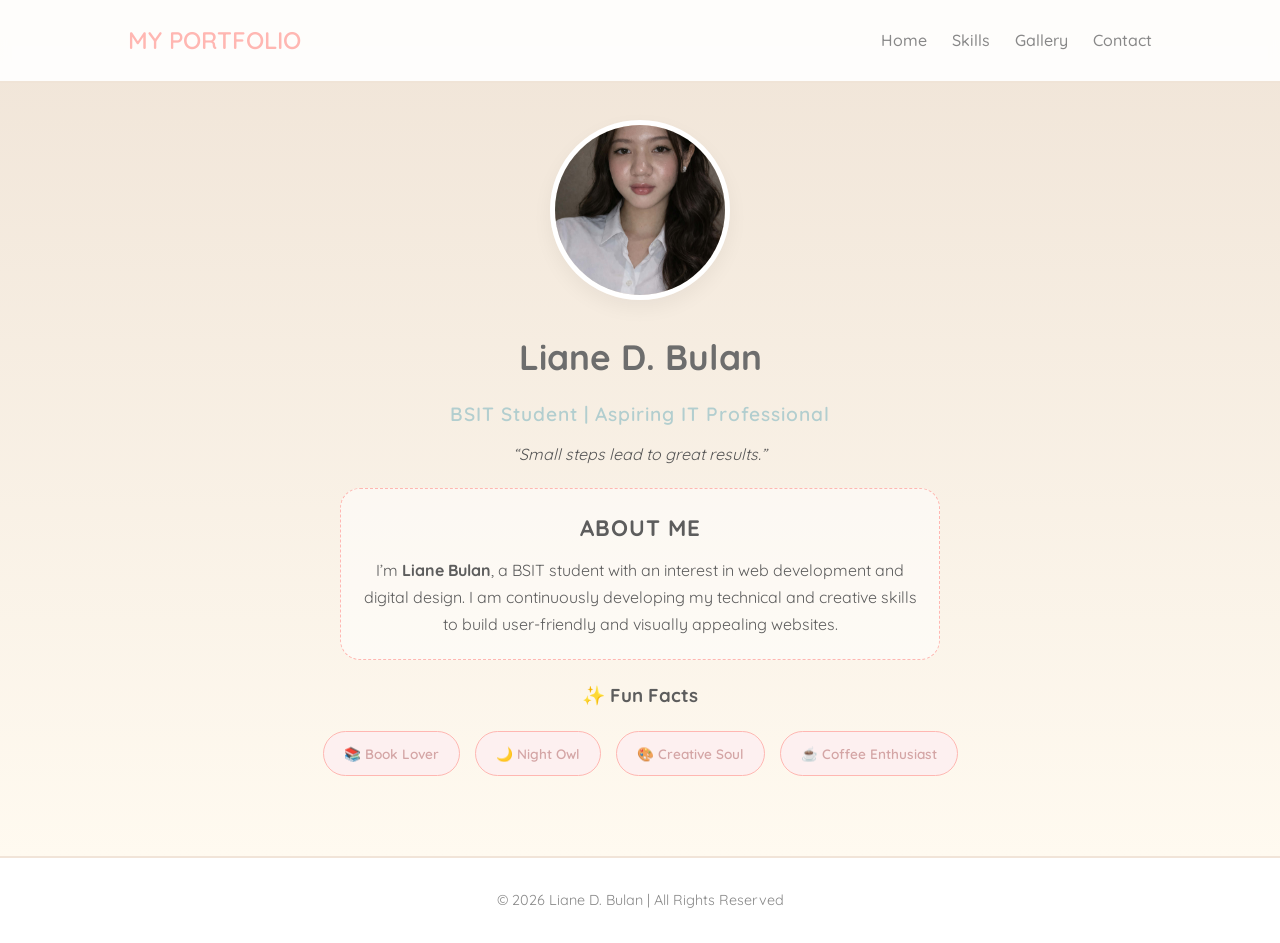
<file: index.html>
<!DOCTYPE html>
<html lang="en">
<head>
    <meta charset="UTF-8">
    <meta name="viewport" content="width=device-width, initial-scale=1.0">
    <title>My Portfolio</title>
    <link rel="stylesheet" href="style.css">
</head>
<body class="home-page">

    <nav class="navbar">
        <div class="logo">My Portfolio</div>
        <ul class="nav-links">
            <li><a href="index.html" class="active">Home</a></li>
            <li><a href="skills.html">Skills</a></li>
            <li><a href="lesson.html">Gallery</a></li>
            <li><a href="contact.html">Contact</a></li>
        </ul>
    </nav>

    <div class="page-container">
        <main class="hero">
            <img src="profile.jpg" alt="Liane Bulan" class="profile-img">
            <h1>Liane D. Bulan</h1>
            <p class="tagline">BSIT Student | Aspiring IT Professional</p>
            <p class="motto">“Small steps lead to great results.”</p>
            
            <div class="bio-container"> 
                <h2 class="section-subtitle">About Me</h2>
                <p>I’m <strong>Liane Bulan</strong>, a BSIT student with an interest in web development and digital design.
                I am continuously developing my technical and creative skills to build user-friendly and visually
                appealing websites.</p>
            </div>

            <div class="fun-facts-section">
                <h3>✨ Fun Facts</h3>
                <div class="facts-grid">
                    <div class="fact-card">📚 Book Lover</div>
                    <div class="fact-card">🌙 Night Owl</div>
                    <div class="fact-card">🎨 Creative Soul</div>
                    <div class="fact-card">☕ Coffee Enthusiast</div>
                </div>
            </div>
        </main>

        <footer class="main-footer">
            <p>&copy; 2026 Liane D. Bulan | All Rights Reserved</p>
        </footer>
    </div>

</body>
</html>
</file>
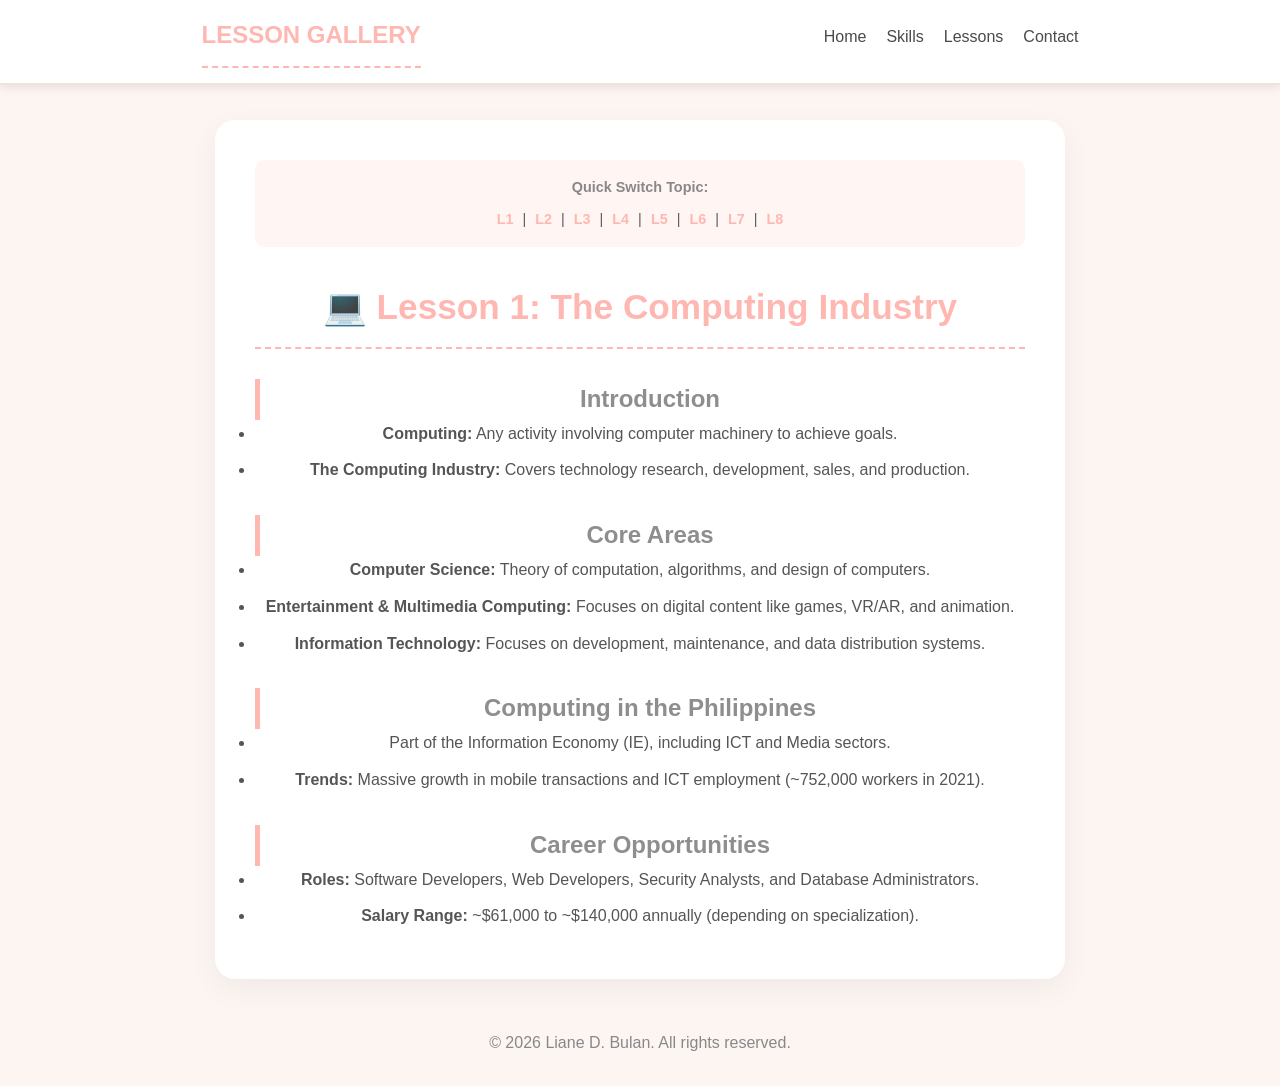
<file: computing-industry.html>
<!DOCTYPE html>
<html lang="en">
<head>
    <meta charset="UTF-8">
    <meta name="viewport" content="width=device-width, initial-scale=1.0">
    <title>Lesson 1: The Computing Industry</title>
    <link rel="stylesheet" href="style.css">
    <style>
        body {
            background-color: #fdf5f2;
            margin: 0;
            font-family: 'Segoe UI', Tahoma, Geneva, Verdana, sans-serif;
            display: flex;
            flex-direction: column;
            align-items: center;
        }

        /* Navbar Styling */
        .navbar {
            position: fixed;
            top: 0;
            width: 100%;
            background: white;
            display: flex;
            justify-content: space-around;
            align-items: center;
            padding: 15px 0;
            box-shadow: 0 2px 10px rgba(0,0,0,0.1);
            z-index: 1000;
        }

        .logo { 
            font-size: 1.5rem; 
            color: #ffb7b2; 
            margin: 0; 
            text-transform: uppercase;
        }

        .nav-links { display: flex; list-style: none; gap: 20px; margin: 0; }
        .nav-links a { text-decoration: none; color: #4a4a4a; font-weight: 500; }
        .nav-links a:hover { color: #ffb7b2; }

        /* Content Layout */
        .lesson-container {
            margin-top: 120px;
            width: 90%;
            max-width: 850px;
            background: white;
            padding: 40px;
            border-radius: 20px;
            box-shadow: 0 10px 30px rgba(0,0,0,0.05);
            margin-bottom: 50px;
        }

        h1 { color: #ffb7b2; border-bottom: 2px dashed #ffb7b2; padding-bottom: 10px; text-align: center; }
        h2 { color: #8e8e8e; margin-top: 30px; border-left: 5px solid #ffb7b2; padding-left: 15px; }
        
        /* Navigation Menu inside Container */
        .quick-jump {
            background: #fff5f2;
            padding: 15px;
            border-radius: 10px;
            margin-bottom: 30px;
            text-align: center;
            font-size: 0.9rem;
        }
        .quick-jump a { color: #ffb7b2; text-decoration: none; margin: 0 5px; font-weight: bold; }

        ul { line-height: 1.8; color: #555; }
        li { margin-bottom: 8px; }
    </style>
</head>

<body>
    <header>
        <nav class="navbar">
            <h1 class="logo">Lesson Gallery</h1>
            <ul class="nav-links">
                <li><a href="index.html">Home</a></li>
                <li><a href="skills.html">Skills</a></li>
                <li><a href="lesson.html">Lessons</a></li>
                <li><a href="contact.html">Contact</a></li>
            </ul>
        </nav>
    </header>

    <main class="lesson-container">
        <div class="quick-jump">
            <span style="display:block; margin-bottom: 8px; color: #888; font-weight: bold;">Quick Switch Topic:</span>
            <a href="computing-industry.html">L1</a> |
            <a href="computing-science.html">L2</a> |
            <a href="the-computing-system.html">L3</a> |
            <a href="number-system.html">L4</a> |
            <a href="digital-logic.html">L5</a> |
            <a href="electronic-media.html">L6</a> |
            <a href="the-internet.html">L7</a> |
            <a href="ethics-in-computing.html">L8</a>
        </div>

        <h1>💻 Lesson 1: The Computing Industry</h1>
        
        <section>
            <h2>Introduction</h2>
            <ul>
                <li><strong>Computing:</strong> Any activity involving computer machinery to achieve goals.</li>
                <li><strong>The Computing Industry:</strong> Covers technology research, development, sales, and production.</li>
            </ul>
        </section>

        <section>
            <h2>Core Areas</h2>
            <ul>
                <li><strong>Computer Science:</strong> Theory of computation, algorithms, and design of computers.</li>
                <li><strong>Entertainment & Multimedia Computing:</strong> Focuses on digital content like games, VR/AR, and animation.</li>
                <li><strong>Information Technology:</strong> Focuses on development, maintenance, and data distribution systems.</li>
            </ul>
        </section>

        <section>
            <h2>Computing in the Philippines</h2>
            <ul>
                <li>Part of the Information Economy (IE), including ICT and Media sectors.</li>
                <li><strong>Trends:</strong> Massive growth in mobile transactions and ICT employment (~752,000 workers in 2021).</li>
            </ul>
        </section>

        <section>
            <h2>Career Opportunities</h2>
            <ul>
                <li><strong>Roles:</strong> Software Developers, Web Developers, Security Analysts, and Database Administrators.</li>
                <li><strong>Salary Range:</strong> ~$61,000 to ~$140,000 annually (depending on specialization).</li>
            </ul>
        </section>
    </main>

    <footer style="text-align: center; color: #888; padding-bottom: 30px;">
        <p>© 2026 Liane D. Bulan. All rights reserved.</p>
    </footer>

    <script>
        document.querySelectorAll('a').forEach(link => {
            const href = link.getAttribute('href');
            if (href === "index.html" || href === "skills.html" || href === "lesson.html" || href === "contact.html") {
                link.setAttribute('href', "../" + href);
            }
        });
    </script>
</body>

</html>
</file>
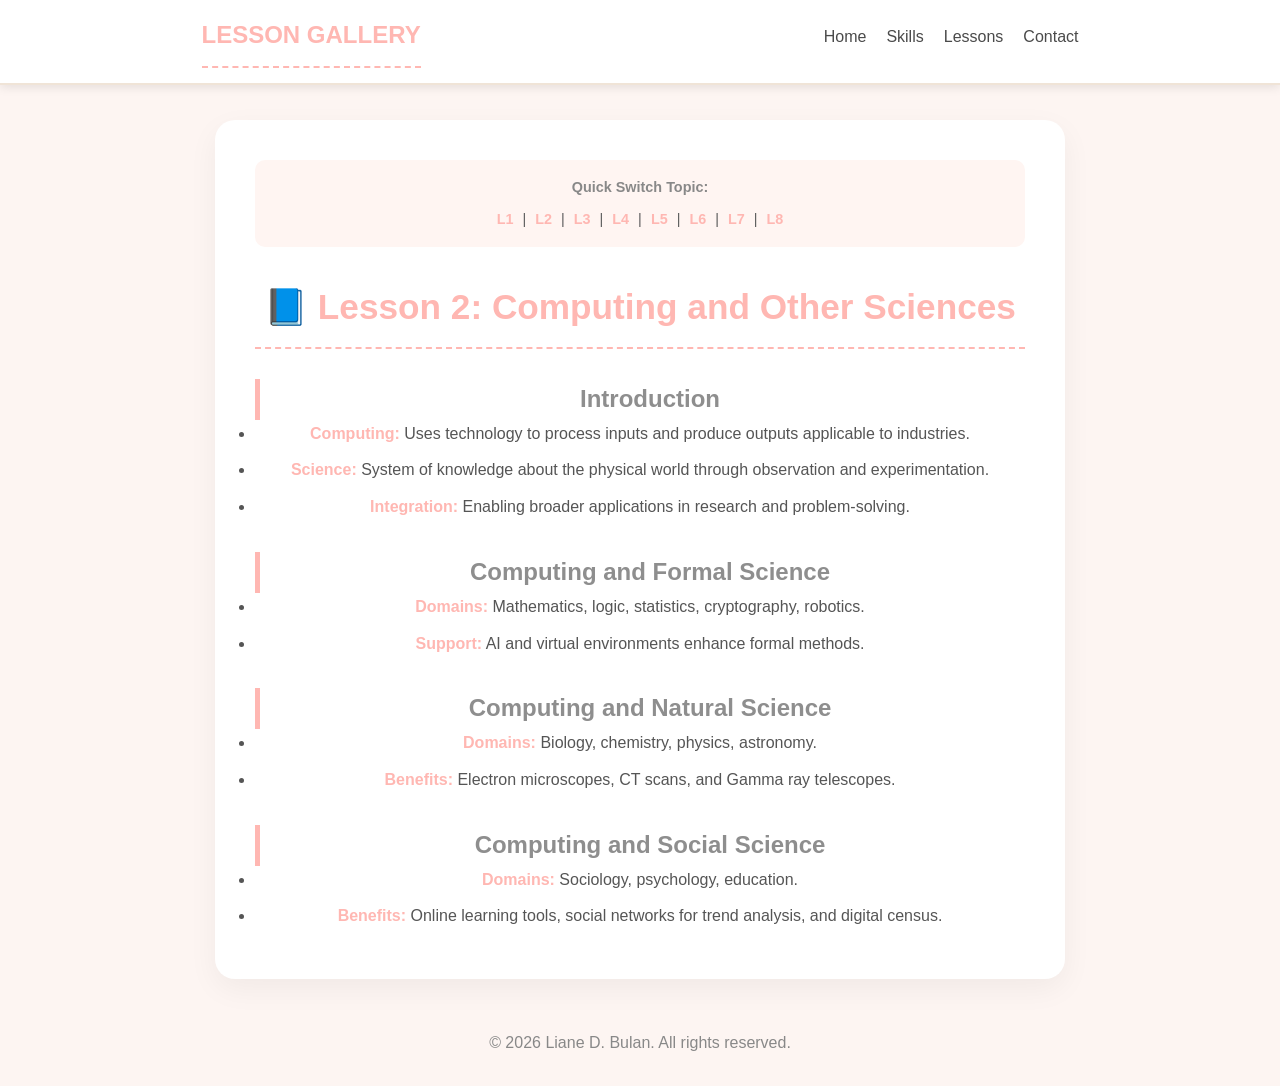
<file: computing-science.html>
<!DOCTYPE html>
<html lang="en">
<head>
    <meta charset="UTF-8">
    <meta name="viewport" content="width=device-width, initial-scale=1.0">
    <title>Lesson 2: Computing and Other Sciences</title>
    <link rel="stylesheet" href="style.css">
    <style>
        body {
            background-color: #fdf5f2;
            margin: 0;
            font-family: 'Segoe UI', Tahoma, Geneva, Verdana, sans-serif;
            display: flex;
            flex-direction: column;
            align-items: center;
        }

        .navbar {
            position: fixed;
            top: 0;
            width: 100%;
            background: white;
            display: flex;
            justify-content: space-around;
            align-items: center;
            padding: 15px 0;
            box-shadow: 0 2px 10px rgba(0,0,0,0.1);
            z-index: 1000;
        }

        .logo { 
            font-size: 1.5rem; 
            color: #ffb7b2; 
            margin: 0; 
            text-transform: uppercase;
        }

        .nav-links { display: flex; list-style: none; gap: 20px; margin: 0; }
        .nav-links a { text-decoration: none; color: #4a4a4a; font-weight: 500; }
        .nav-links a:hover { color: #ffb7b2; }

        .lesson-container {
            margin-top: 120px;
            width: 90%;
            max-width: 850px;
            background: white;
            padding: 40px;
            border-radius: 20px;
            box-shadow: 0 10px 30px rgba(0,0,0,0.05);
            margin-bottom: 50px;
        }

        h1 { color: #ffb7b2; border-bottom: 2px dashed #ffb7b2; padding-bottom: 10px; text-align: center; }
        h2 { color: #8e8e8e; margin-top: 30px; border-left: 5px solid #ffb7b2; padding-left: 15px; }
        
        .quick-jump {
            background: #fff5f2;
            padding: 15px;
            border-radius: 10px;
            margin-bottom: 30px;
            text-align: center;
            font-size: 0.9rem;
        }
        .quick-jump a { color: #ffb7b2; text-decoration: none; margin: 0 5px; font-weight: bold; }

        ul { line-height: 1.8; color: #555; }
        li { margin-bottom: 8px; }
        strong { color: #ffb7b2; }
    </style>
</head>
<body>

    <header>
        <nav class="navbar">
            <h1 class="logo">Lesson Gallery</h1>
            <ul class="nav-links">
                <li><a href="index.html">Home</a></li>
                <li><a href="skills.html">Skills</a></li>
                <li><a href="lesson.html">Lessons</a></li>
                <li><a href="contact.html">Contact</a></li>
            </ul>
        </nav>
    </header>

    <main class="lesson-container">
        <div class="quick-jump">
            <span style="display:block; margin-bottom: 8px; color: #888; font-weight: bold;">Quick Switch Topic:</span>
            <a href="computing-industry.html">L1</a> |
            <a href="computing-science.html">L2</a> |
            <a href="the-computing-system.html">L3</a> |
            <a href="number-system.html">L4</a> |
            <a href="digital-logic.html">L5</a> |
            <a href="electronic-media.html">L6</a> |
            <a href="the-internet.html">L7</a> |
            <a href="ethics-in-computing.html">L8</a>
        </div>

        <h1>📘 Lesson 2: Computing and Other Sciences</h1>

        <section class="lesson-section">
            <h2>Introduction</h2>
            <ul>
                <li><strong>Computing:</strong> Uses technology to process inputs and produce outputs applicable to industries.</li>
                <li><strong>Science:</strong> System of knowledge about the physical world through observation and experimentation.</li>
                <li><strong>Integration:</strong> Enabling broader applications in research and problem-solving.</li>
            </ul>
        </section>

        <section class="lesson-section">
            <h2>Computing and Formal Science</h2>
            <ul>
                <li><strong>Domains:</strong> Mathematics, logic, statistics, cryptography, robotics.</li>
                <li><strong>Support:</strong> AI and virtual environments enhance formal methods.</li>
            </ul>
        </section>

        <section class="lesson-section">
            <h2>Computing and Natural Science</h2>
            <ul>
                <li><strong>Domains:</strong> Biology, chemistry, physics, astronomy.</li>
                <li><strong>Benefits:</strong> Electron microscopes, CT scans, and Gamma ray telescopes.</li>
            </ul>
        </section>

        <section class="lesson-section">
            <h2>Computing and Social Science</h2>
            <ul>
                <li><strong>Domains:</strong> Sociology, psychology, education.</li>
                <li><strong>Benefits:</strong> Online learning tools, social networks for trend analysis, and digital census.</li>
            </ul>
        </section>
    </main>

    <footer style="text-align: center; color: #888; padding-bottom: 30px;">
        <p>© 2026 Liane D. Bulan. All rights reserved.</p>
    </footer>

    <script>
        document.querySelectorAll('a').forEach(link => {
            const href = link.getAttribute('href');
            if (href === "index.html" || href === "skills.html" || href === "lesson.html" || href === "contact.html") {
                link.setAttribute('href', "../" + href);
            }
        });
    </script>
</body>

</html>
</file>
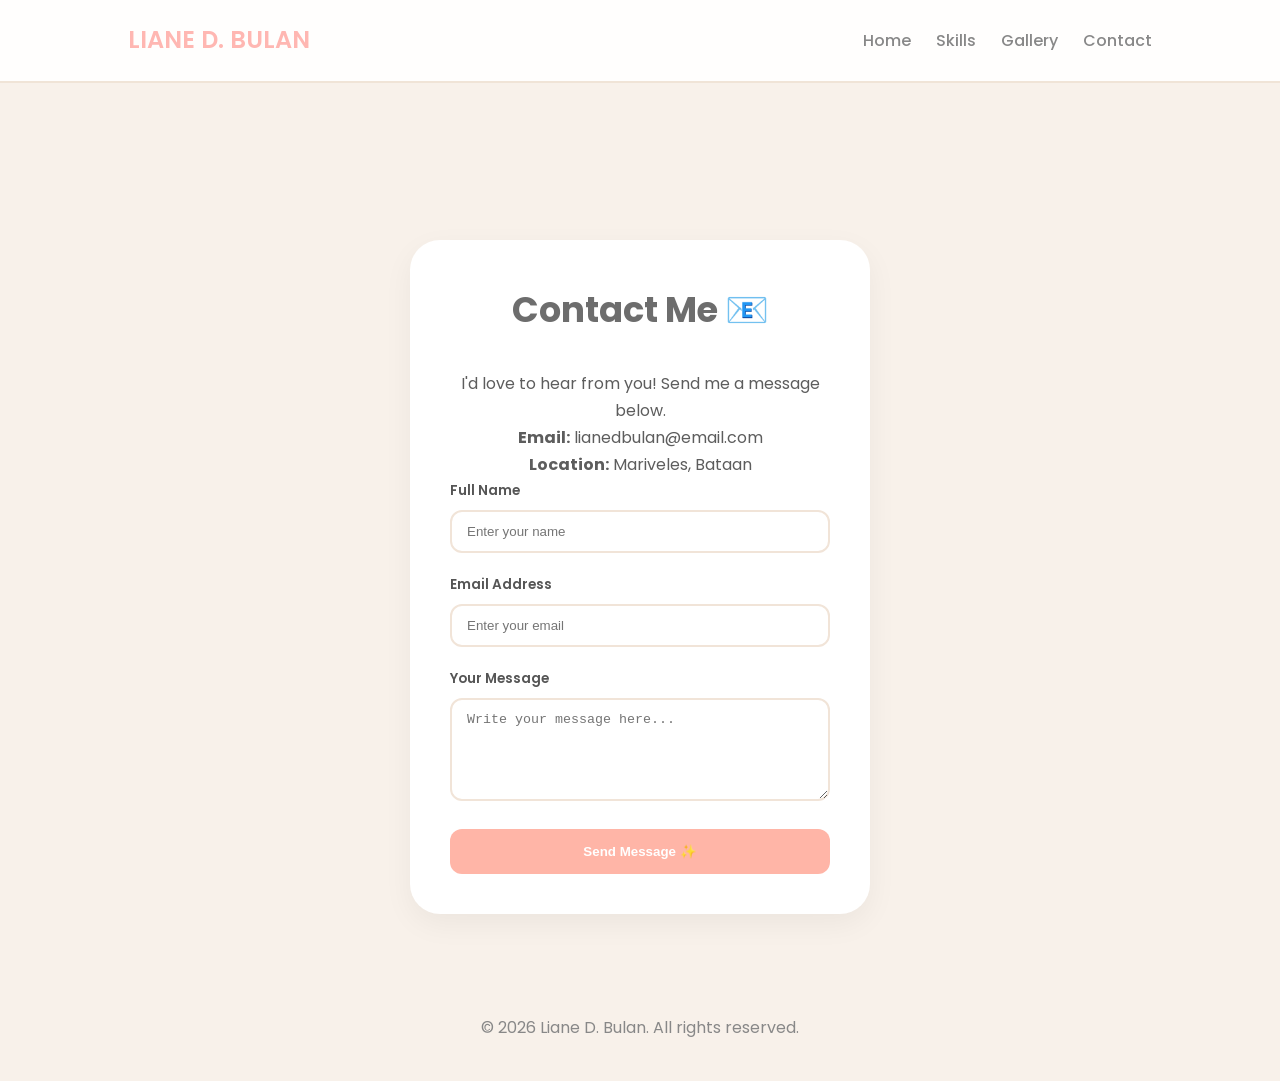
<file: contact.html>
<!DOCTYPE html>
<html lang="en">
<head>
    <meta charset="UTF-8">
    <meta name="viewport" content="width=device-width, initial-scale=1.0">
    <title>Contact Me - Liane D. Bulan</title>
    <link rel="stylesheet" href="style.css">
    <link href="https://fonts.googleapis.com/css2?family=Poppins:wght@300;400;600&display=swap" rel="stylesheet">
</head>
<body class="contact-page">

    <nav class="navbar">
        <div class="logo">Liane D. Bulan</div>
        <ul class="nav-links">
            <li><a href="index.html">Home</a></li>
            <li><a href="skills.html">Skills</a></li>
            <li><a href="lesson.html">Gallery</a></li>
            <li><a href="contact.html" class="active">Contact</a></li>
        </ul>
    </nav>

    <main class="contact-wrapper">
        <div class="contact-card">
            <h1 class="page-title">Contact Me 📧</h1>
            <p class="subtitle">I'd love to hear from you! Send me a message below.</p>

            <div class="my-info">
                <p><strong>Email:</strong> lianedbulan@email.com</p>
                <p><strong>Location:</strong> Mariveles, Bataan</p>
            </div>

            <form id="contactForm">
                <div class="input-group">
                    <label for="name">Full Name</label>
                    <input type="text" id="name" placeholder="Enter your name">
                </div>

                <div class="input-group">
                    <label for="email">Email Address</label>
                    <input type="email" id="email" placeholder="Enter your email">
                </div>

                <div class="input-group">
                    <label for="message">Your Message</label>
                    <textarea id="message" rows="5" placeholder="Write your message here..."></textarea>
                </div>

                <button type="submit" class="submit-btn">Send Message ✨</button>
            </form>
        </div>
    </main>

    <script>
        document.getElementById('contactForm').addEventListener('submit', function(event) {
            event.preventDefault(); // Iwasan ang pag-refresh ng page

            // Kunin ang values
            const name = document.getElementById('name').value.trim();
            const email = document.getElementById('email').value.trim();
            const message = document.getElementById('message').value.trim();

            // 1. Validation Logic
            if (name === "" || email === "" || message === "") {
                alert("⚠️ Oops! Please fill in all the fields (Name, Email, and Message) before submitting.");
            } else {
                // 2. Acknowledge Receipt Dialog
                alert("✅ Thank you, " + name + "!\n\nYour message has been received. I will get back to you at " + email + " soon.");
                
                // Clear the form after success
                document.getElementById('contactForm').reset();
            }
        });
    </script>
<footer style="text-align: center; color: #888; padding: 40px 0;">
        <p>© 2026 Liane D. Bulan. All rights reserved.</p>
    </footer>
</body>
</html>
</file>
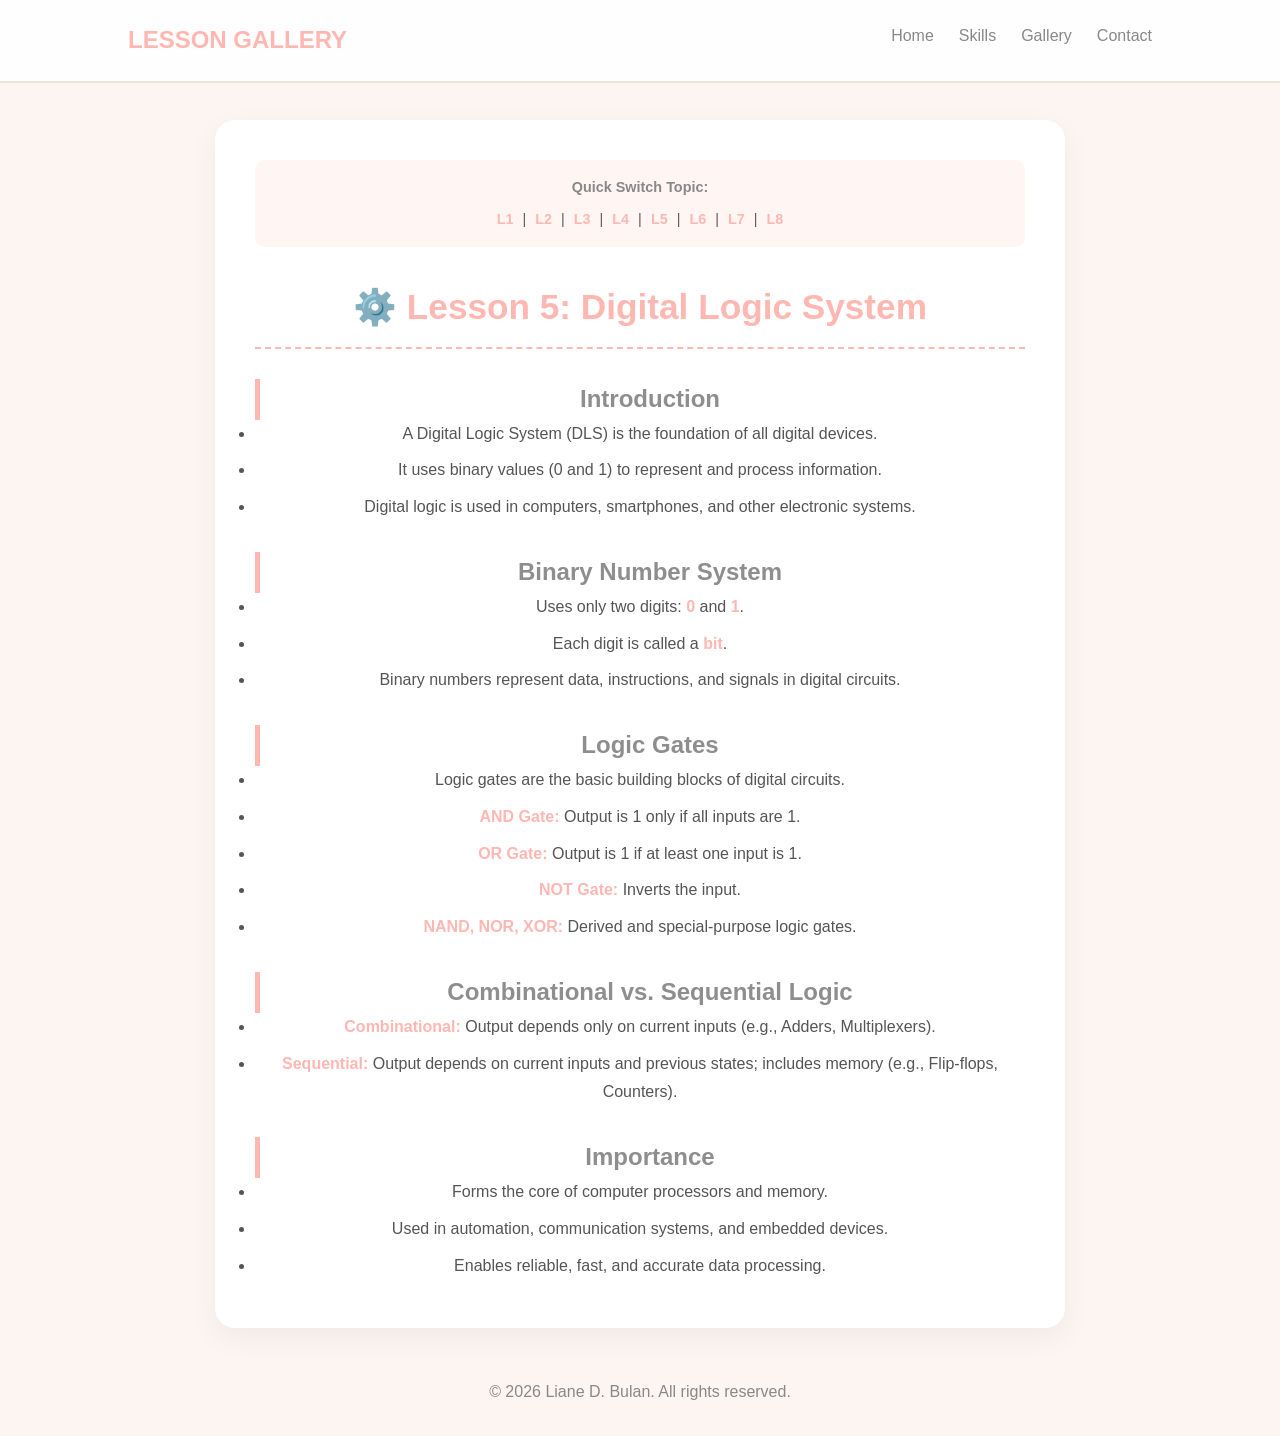
<file: digital-logic.html>
<!DOCTYPE html>
<html lang="en">
<head>
    <meta charset="UTF-8">
    <meta name="viewport" content="width=device-width, initial-scale=1.0">
    <title>Lesson 5: Digital Logic System</title>
    <link rel="stylesheet" href="style.css">
    <style>
        body {
            background-color: #fdf5f2;
            margin: 0;
            font-family: 'Segoe UI', Tahoma, Geneva, Verdana, sans-serif;
            display: flex;
            flex-direction: column;
            align-items: center;
        }

        /* Navbar Styling */
        .navbar {
            position: fixed;
            top: 0;
            width: 100%;
            background: white;
            display: flex;
            justify-content: space-around;
            align-items: center;
            padding: 15px 0;
            box-shadow: 0 2px 10px rgba(0,0,0,0.1);
            z-index: 1000;
        }

        .logo { 
            font-size: 1.5rem; 
            color: #ffb7b2; 
            margin: 0; 
            text-transform: uppercase;
        }

        .nav-links { display: flex; list-style: none; gap: 20px; margin: 0; }
        .nav-links a { text-decoration: none; color: #4a4a4a; font-weight: 500; }
        .nav-links a:hover { color: #ffb7b2; }

        /* Content Layout */
        .lesson-container {
            margin-top: 120px;
            width: 90%;
            max-width: 850px;
            background: white;
            padding: 40px;
            border-radius: 20px;
            box-shadow: 0 10px 30px rgba(0,0,0,0.05);
            margin-bottom: 50px;
        }

        h1 { color: #ffb7b2; border-bottom: 2px dashed #ffb7b2; padding-bottom: 10px; text-align: center; }
        h2 { color: #8e8e8e; margin-top: 30px; border-left: 5px solid #ffb7b2; padding-left: 15px; }
        
        /* Navigation Menu inside Container */
        .quick-jump {
            background: #fff5f2;
            padding: 15px;
            border-radius: 10px;
            margin-bottom: 30px;
            text-align: center;
            font-size: 0.9rem;
        }
        .quick-jump a { color: #ffb7b2; text-decoration: none; margin: 0 5px; font-weight: bold; }

        ul { line-height: 1.8; color: #555; }
        li { margin-bottom: 8px; }
        strong { color: #ffb7b2; }
    </style>
</head>
<body>

    <header>
        <nav>
            <div class="logo"> Lesson Gallery </div>
            <ul>
                <li><a href="index.html">Home</a></li>
                <li><a href="skills.html">Skills</a></li>
                <li><a href="lesson.html">Gallery</a></li>
                <li><a href="contact.html">Contact</a></li>
            </ul>
        </nav>
    </header>

    <main class="lesson-container">
        <div class="quick-jump">
            <span style="display:block; margin-bottom: 8px; color: #888; font-weight: bold;">Quick Switch Topic:</span>
            <a href="computing-industry.html">L1</a> |
            <a href="computing-science.html">L2</a> |
            <a href="the-computing-system.html">L3</a> |
            <a href="number-system.html">L4</a> |
            <a href="digital-logic.html">L5</a> |
            <a href="electronic-media.html">L6</a> |
            <a href="the-internet.html">L7</a> |
            <a href="ethics-in-computing.html">L8</a>
        </div>

        <h1>⚙️ Lesson 5: Digital Logic System</h1>

        <section class="lesson-section">
            <h2>Introduction</h2>
            <ul>
                <li>A Digital Logic System (DLS) is the foundation of all digital devices.</li>
                <li>It uses binary values (0 and 1) to represent and process information.</li>
                <li>Digital logic is used in computers, smartphones, and other electronic systems.</li>
            </ul>
        </section>

        <section class="lesson-section">
            <h2>Binary Number System</h2>
            <ul>
                <li>Uses only two digits: <strong>0</strong> and <strong>1</strong>.</li>
                <li>Each digit is called a <strong>bit</strong>.</li>
                <li>Binary numbers represent data, instructions, and signals in digital circuits.</li>
            </ul>
        </section>

        <section class="lesson-section">
            <h2>Logic Gates</h2>
            
            <ul>
                <li>Logic gates are the basic building blocks of digital circuits.</li>
                <li><strong>AND Gate:</strong> Output is 1 only if all inputs are 1.</li>
                <li><strong>OR Gate:</strong> Output is 1 if at least one input is 1.</li>
                <li><strong>NOT Gate:</strong> Inverts the input.</li>
                <li><strong>NAND, NOR, XOR:</strong> Derived and special-purpose logic gates.</li>
            </ul>
        </section>

        <section class="lesson-section">
            <h2>Combinational vs. Sequential Logic</h2>
            <ul>
                <li><strong>Combinational:</strong> Output depends only on current inputs (e.g., Adders, Multiplexers).</li>
                <li><strong>Sequential:</strong> Output depends on current inputs and previous states; includes memory (e.g., Flip-flops, Counters).</li>
            </ul>
        </section>

        <section class="lesson-section">
            <h2>Importance</h2>
            <ul>
                <li>Forms the core of computer processors and memory.</li>
                <li>Used in automation, communication systems, and embedded devices.</li>
                <li>Enables reliable, fast, and accurate data processing.</li>
            </ul>
        </section>
    </main>

    <footer style="text-align: center; color: #888; padding-bottom: 30px;">
        <p>© 2026 Liane D. Bulan. All rights reserved.</p>
    </footer>

    <script>
        document.querySelectorAll('a').forEach(link => {
            const href = link.getAttribute('href');
            if (href === "index.html" || href === "skills.html" || href === "lesson.html" || href === "contact.html") {
                link.setAttribute('href', "../" + href);
            }
        });
    </script>
</body>

</html>
</file>
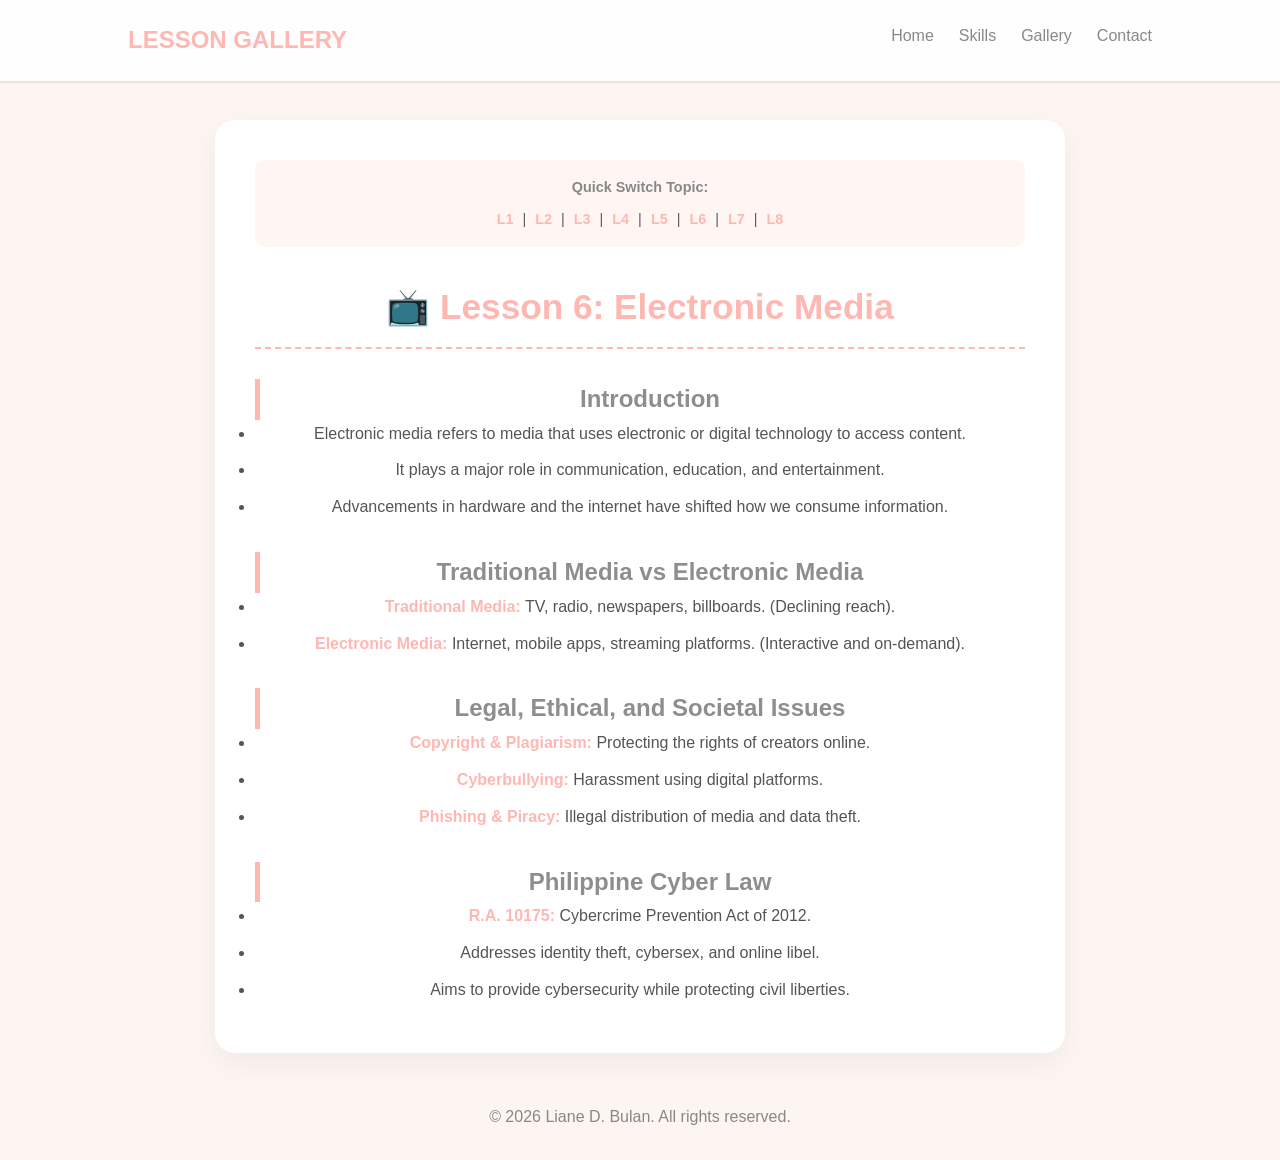
<file: electronic-media.html>
<!DOCTYPE html>
<html lang="en">
<head>
    <meta charset="UTF-8">
    <meta name="viewport" content="width=device-width, initial-scale=1.0">
    <title>Lesson 6: Electronic Media</title>
    <link rel="stylesheet" href="style.css">
    <style>
        body {
            background-color: #fdf5f2;
            margin: 0;
            font-family: 'Segoe UI', Tahoma, Geneva, Verdana, sans-serif;
            display: flex;
            flex-direction: column;
            align-items: center;
        }

        .navbar {
            position: fixed;
            top: 0;
            width: 100%;
            background: white;
            display: flex;
            justify-content: space-around;
            align-items: center;
            padding: 15px 0;
            box-shadow: 0 2px 10px rgba(0,0,0,0.1);
            z-index: 1000;
        }

        .logo { 
            font-size: 1.5rem; 
            color: #ffb7b2; 
            margin: 0; 
            text-transform: uppercase;
        }

        .nav-links { display: flex; list-style: none; gap: 20px; margin: 0; }
        .nav-links a { text-decoration: none; color: #4a4a4a; font-weight: 500; }
        .nav-links a:hover { color: #ffb7b2; }

        .lesson-container {
            margin-top: 120px;
            width: 90%;
            max-width: 850px;
            background: white;
            padding: 40px;
            border-radius: 20px;
            box-shadow: 0 10px 30px rgba(0,0,0,0.05);
            margin-bottom: 50px;
        }

        h1 { color: #ffb7b2; border-bottom: 2px dashed #ffb7b2; padding-bottom: 10px; text-align: center; }
        h2 { color: #8e8e8e; margin-top: 30px; border-left: 5px solid #ffb7b2; padding-left: 15px; }
        
        .quick-jump {
            background: #fff5f2;
            padding: 15px;
            border-radius: 10px;
            margin-bottom: 30px;
            text-align: center;
            font-size: 0.9rem;
        }
        .quick-jump a { color: #ffb7b2; text-decoration: none; margin: 0 5px; font-weight: bold; }

        ul { line-height: 1.8; color: #555; }
        li { margin-bottom: 8px; }
        strong { color: #ffb7b2; }
    </style>
</head>
<body>

    <header>
        <nav>
            <div class="logo">Lesson Gallery </div>
            <ul>
                <li><a href="index.html">Home</a></li>
                <li><a href="skills.html">Skills</a></li>
                <li><a href="lesson.html">Gallery</a></li>
                <li><a href="contact.html">Contact</a></li>
            </ul>
        </nav>
    </header>
    
    <main class="lesson-container">
        <div class="quick-jump">
            <span style="display:block; margin-bottom: 8px; color: #888; font-weight: bold;">Quick Switch Topic:</span>
            <a href="computing-industry.html">L1</a> |
            <a href="computing-science.html">L2</a> |
            <a href="the-computing-system.html">L3</a> |
            <a href="number-system.html">L4</a> |
            <a href="digital-logic.html">L5</a> |
            <a href="electronic-media.html">L6</a> |
            <a href="the-internet.html">L7</a> |
            <a href="ethics-in-computing.html">L8</a>
        </div>

        <h1>📺 Lesson 6: Electronic Media</h1>

        <section class="lesson-section">
            <h2>Introduction</h2>
            <ul>
                <li>Electronic media refers to media that uses electronic or digital technology to access content.</li>
                <li>It plays a major role in communication, education, and entertainment.</li>
                <li>Advancements in hardware and the internet have shifted how we consume information.</li>
            </ul>
        </section>

        <section class="lesson-section">
            <h2>Traditional Media vs Electronic Media</h2>
            
            <ul>
                <li><strong>Traditional Media:</strong> TV, radio, newspapers, billboards. (Declining reach).</li>
                <li><strong>Electronic Media:</strong> Internet, mobile apps, streaming platforms. (Interactive and on-demand).</li>
            </ul>
        </section>

        <section class="lesson-section">
            <h2>Legal, Ethical, and Societal Issues</h2>
            <ul>
                <li><strong>Copyright & Plagiarism:</strong> Protecting the rights of creators online.</li>
                <li><strong>Cyberbullying:</strong> Harassment using digital platforms.</li>
                <li><strong>Phishing & Piracy:</strong> Illegal distribution of media and data theft.</li>
            </ul>
        </section>

        <section class="lesson-section">
            <h2>Philippine Cyber Law</h2>
            <ul>
                <li><strong>R.A. 10175:</strong> Cybercrime Prevention Act of 2012.</li>
                <li>Addresses identity theft, cybersex, and online libel.</li>
                <li>Aims to provide cybersecurity while protecting civil liberties.</li>
            </ul>
        </section>
    </main>

    <footer style="text-align: center; color: #888; padding-bottom: 30px;">
        <p>© 2026 Liane D. Bulan. All rights reserved.</p>
    </footer>

    <script>
        document.querySelectorAll('a').forEach(link => {
            const href = link.getAttribute('href');
            if (href === "index.html" || href === "skills.html" || href === "lesson.html" || href === "contact.html") {
                link.setAttribute('href', "../" + href);
            }
        });
    </script>
</body>

</html>
</file>
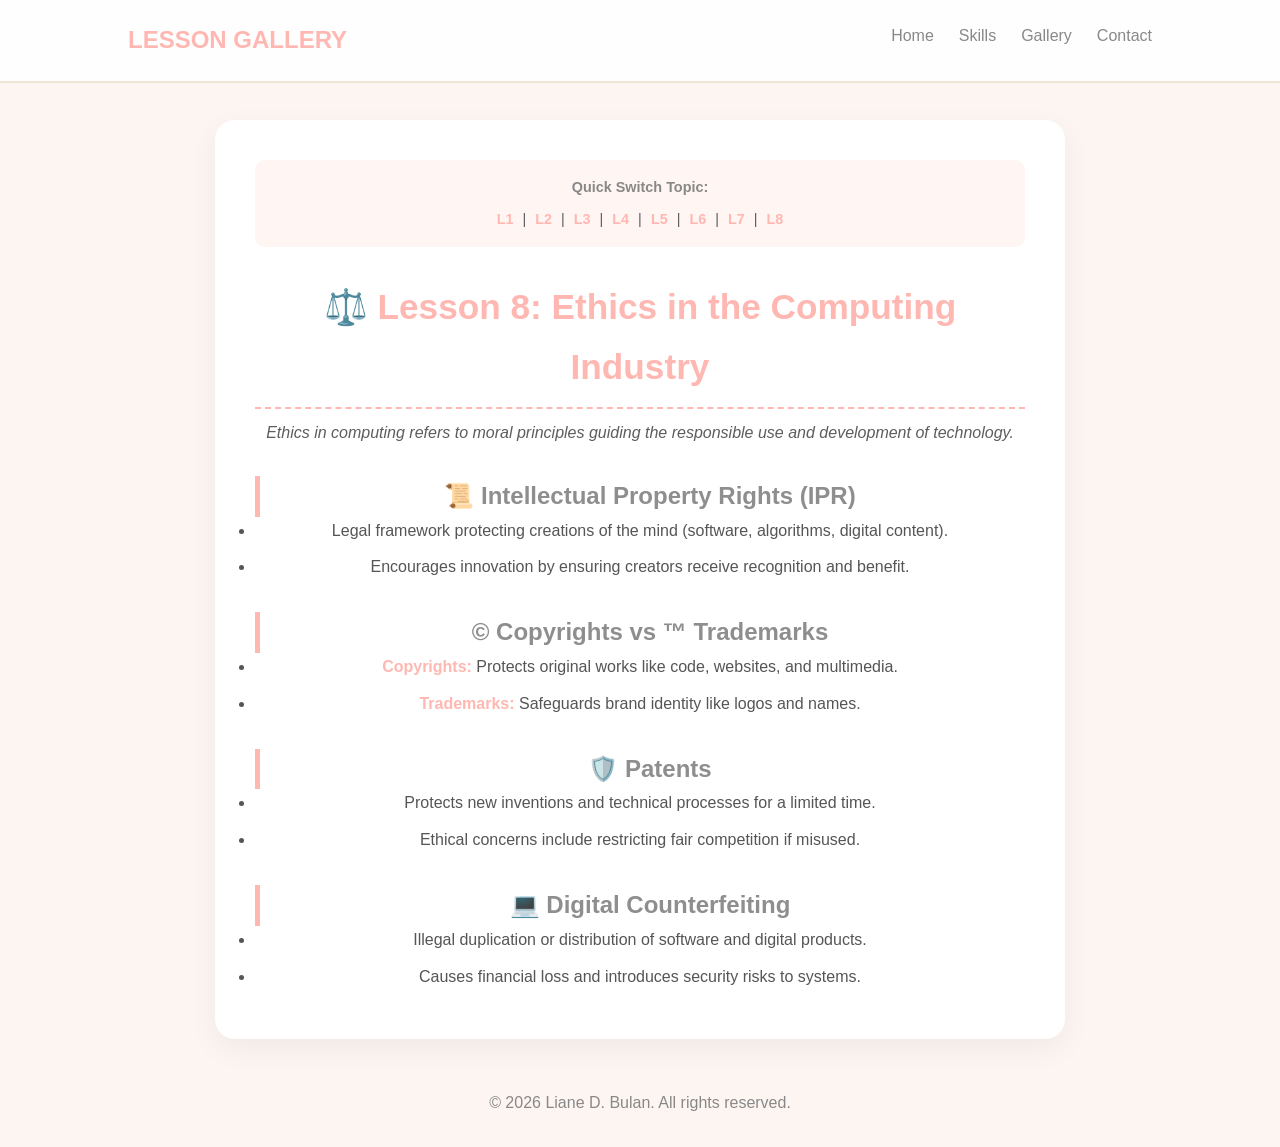
<file: ethics-in-computing.html>
<!DOCTYPE html>
<html lang="en">
<head>
    <meta charset="UTF-8">
    <meta name="viewport" content="width=device-width, initial-scale=1.0">
    <title>Lesson 8: Ethics in the Computing Industry</title>
    <link rel="stylesheet" href="style.css">
    <style>
        body {
            background-color: #fdf5f2; /* Peach theme */
            margin: 0;
            font-family: 'Segoe UI', Tahoma, Geneva, Verdana, sans-serif;
            display: flex;
            flex-direction: column;
            align-items: center;
        }

        /* Navbar Styling */
        .navbar {
            position: fixed;
            top: 0;
            width: 100%;
            background: white;
            display: flex;
            justify-content: space-around;
            align-items: center;
            padding: 15px 0;
            box-shadow: 0 2px 10px rgba(0,0,0,0.1);
            z-index: 1000;
        }

        .logo { 
            font-size: 1.5rem; 
            color: #ffb7b2; 
            margin: 0; 
            text-transform: uppercase;
        }

        .nav-links { display: flex; list-style: none; gap: 20px; margin: 0; }
        .nav-links a { text-decoration: none; color: #4a4a4a; font-weight: 500; }
        .nav-links a:hover { color: #ffb7b2; }

        /* Container Layout */
        .lesson-container {
            margin-top: 120px;
            width: 90%;
            max-width: 850px;
            background: white;
            padding: 40px;
            border-radius: 20px;
            box-shadow: 0 10px 30px rgba(0,0,0,0.05);
            margin-bottom: 50px;
        }

        h1 { color: #ffb7b2; border-bottom: 2px dashed #ffb7b2; padding-bottom: 10px; text-align: center; }
        h2 { color: #8e8e8e; margin-top: 30px; border-left: 5px solid #ffb7b2; padding-left: 15px; }
        
        /* Quick Switch Topic Menu */
        .quick-jump {
            background: #fff5f2;
            padding: 15px;
            border-radius: 10px;
            margin-bottom: 30px;
            text-align: center;
            font-size: 0.9rem;
        }
        .quick-jump a { color: #ffb7b2; text-decoration: none; margin: 0 5px; font-weight: bold; }

        ul { line-height: 1.8; color: #555; }
        li { margin-bottom: 8px; }
        strong { color: #ffb7b2; }
    </style>
</head>
<script>
    // Itong script na ito ang mag-aayos ng links nang kusa
    document.querySelectorAll('a').forEach(link => {
        const href = link.getAttribute('href');
        
        // Kung ang link ay papunta sa main pages (Home, Skills, Lessons)
        if (href === "index.html" || href === "skills.html" || href === "lesson.html" || href === "contact.html") {
            link.setAttribute('href', "../" + href);
        }
        
        // Kung ang link ay papunta sa ibang lesson (L1-L8)
        // Siguraduhin na ang mga lesson files mo ay nasa loob ng iisang folder
    });
</script>
<body>

<header>
        <nav>
            <div class="logo">Lesson Gallery </div>
            <ul>
                <li><a href="index.html">Home</a></li>
                <li><a href="skills.html">Skills</a></li>
                <li><a href="lesson.html">Gallery</a></li>
                <li><a href="contact.html">Contact</a></li>
            </ul>
        </nav>
    </header>
    
<main class="lesson-container">
    <div class="quick-jump">
        <span style="display:block; margin-bottom: 8px; color: #888; font-weight: bold;">Quick Switch Topic:</span>
        <a href="computing-industry.html">L1</a> |
        <a href="computing-science.html">L2</a> |
        <a href="the-computing-system.html">L3</a> |
        <a href="number-system.html">L4</a> |
        <a href="digital-logic.html">L5</a> |
        <a href="electronic-media.html">L6</a> |
        <a href="the-internet.html">L7</a> |
        <a href="ethics-in-computing.html">L8</a>
    </div>

    <h1>⚖️ Lesson 8: Ethics in the Computing Industry</h1>
    
    <section>
        <p style="text-align: center; font-style: italic;">
            Ethics in computing refers to moral principles guiding the responsible use and development of technology.
        </p>
    </section>

    <section>
        <h2>📜 Intellectual Property Rights (IPR)</h2>
        
        <ul>
            <li>Legal framework protecting creations of the mind (software, algorithms, digital content).</li>
            <li>Encourages innovation by ensuring creators receive recognition and benefit.</li>
        </ul>
    </section>

    <section>
        <h2>© Copyrights vs ™️ Trademarks</h2>
        <ul>
            <li><strong>Copyrights:</strong> Protects original works like code, websites, and multimedia.</li>
            <li><strong>Trademarks:</strong> Safeguards brand identity like logos and names.</li>
        </ul>
    </section>

    <section>
        <h2>🛡️ Patents</h2>
        <ul>
            <li>Protects new inventions and technical processes for a limited time.</li>
            <li>Ethical concerns include restricting fair competition if misused.</li>
        </ul>
    </section>

    <section>
        <h2>💻 Digital Counterfeiting</h2>
        <ul>
            <li>Illegal duplication or distribution of software and digital products.</li>
            <li>Causes financial loss and introduces security risks to systems.</li>
        </ul>
    </section>
</main>

<footer style="text-align: center; color: #888; padding-bottom: 30px;">
    <p>© 2026 Liane D. Bulan. All rights reserved.</p>
</footer>

</body>

</html>
</file>
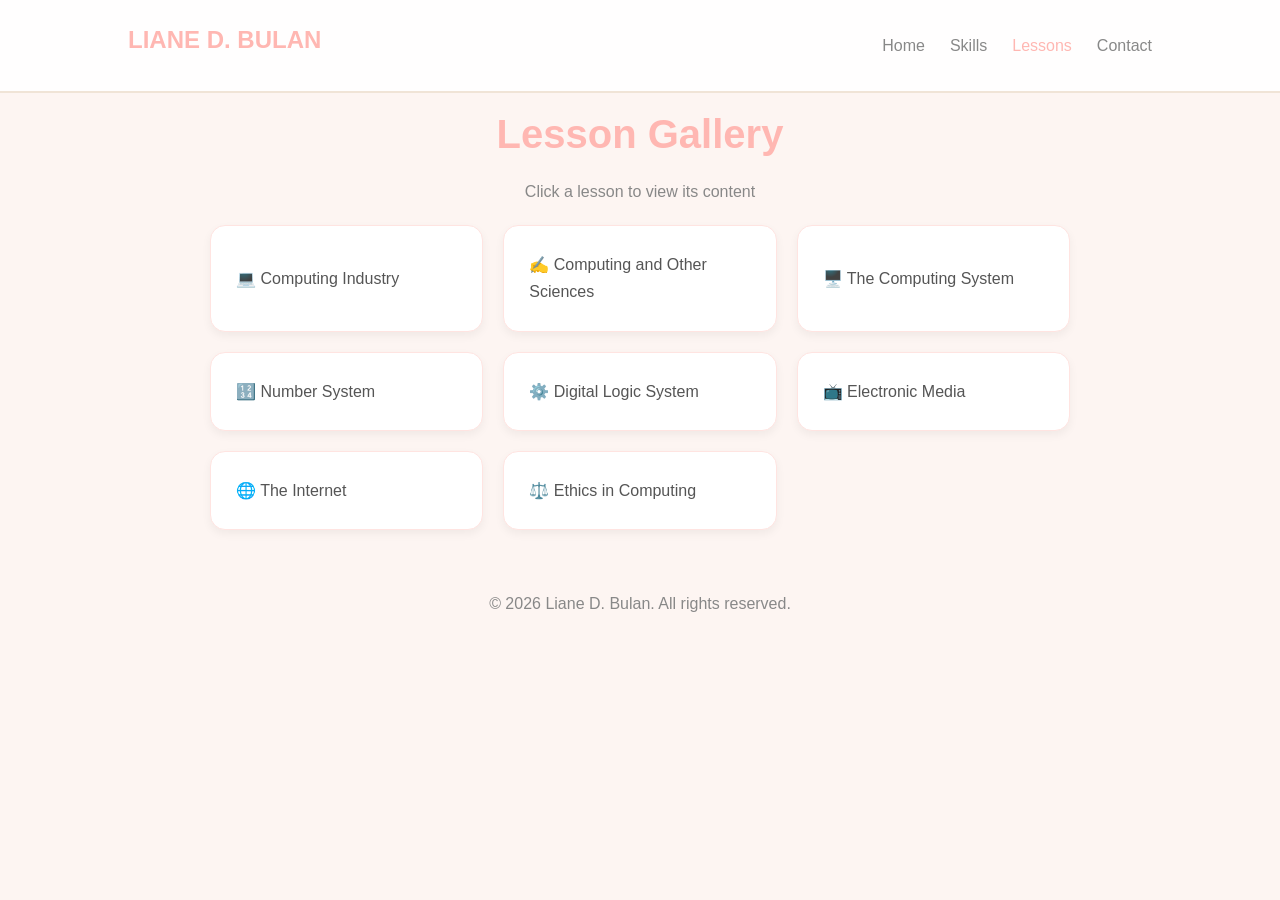
<file: lesson.html>
<!DOCTYPE html>
<html lang="en">
<head>
    <meta charset="UTF-8">
    <meta name="viewport" content="width=device-width, initial-scale=1.0">
    <title>Lesson Gallery | Liane D. Bulan</title>
    <link rel="stylesheet" href="style.css">
    <style>
        body {
            background-color: #fdf5f2;
            padding-top: 100px;
            font-family: 'Segoe UI', sans-serif;
            margin: 0;
        }

        .gallery-title {
            text-align: center;
            color: #ffb7b2;
            font-size: 2.5rem;
            margin-bottom: 10px;
        }

        .gallery-container {
            max-width: 900px;
            margin: 0 auto;
            display: grid;
            grid-template-columns: repeat(auto-fit, minmax(250px, 1fr));
            gap: 20px;
            padding: 20px;
        }

        .lesson-card {
            background: white;
            padding: 25px;
            text-decoration: none;
            color: #555;
            border-radius: 15px;
            border: 1px solid #ffe4e1;
            box-shadow: 0 4px 10px rgba(0,0,0,0.05);
            transition: all 0.3s ease;
            display: flex;
            align-items: center;
            font-weight: 500;
        }

        .lesson-card:hover {
            background-color: #ffb7b2;
            color: white;
            transform: translateY(-5px);
            box-shadow: 0 8px 20px rgba(255, 183, 178, 0.3);
        }

        .lesson-card i {
            margin-right: 15px;
            font-size: 1.5rem;
        }
    </style>
</head>
<body>

    <header>
        <nav class="navbar">
            <h1 class="logo">Liane D. Bulan</h1>
            <ul class="nav-links">
                <li><a href="index.html">Home</a></li>
                <li><a href="skills.html">Skills</a></li>
                <li><a href="lesson.html" style="color: #ffb7b2;">Lessons</a></li>
                <li><a href="contact.html">Contact</a></li>
            </ul>
        </nav>
    </header>

    <h1 class="gallery-title">Lesson Gallery</h1>
    <p style="text-align: center; color: #888;">Click a lesson to view its content</p>

    <div class="gallery-container">
        <a href="computing-industry.html" class="lesson-card">💻 Computing Industry</a>
        <a href="computing-and-other-sciences.html" class="lesson-card">✍️ Computing and Other Sciences</a>
        <a href="the-computing-system.html" class="lesson-card">🖥️ The Computing System</a>
        <a href="number-system.html" class="lesson-card">🔢 Number System</a>
        <a href="digital-logic.html" class="lesson-card">⚙️ Digital Logic System</a>
        <a href="electronic-media.html" class="lesson-card">📺 Electronic Media</a>
        <a href="the-internet.html" class="lesson-card">🌐 The Internet</a>
        <a href="ethics-in-computing.html" class="lesson-card">⚖️ Ethics in Computing</a>
    </div>

    <footer style="text-align: center; color: #888; padding: 40px 0;">
        <p>© 2026 Liane D. Bulan. All rights reserved.</p>
    </footer>

</body>
</html>
</file>
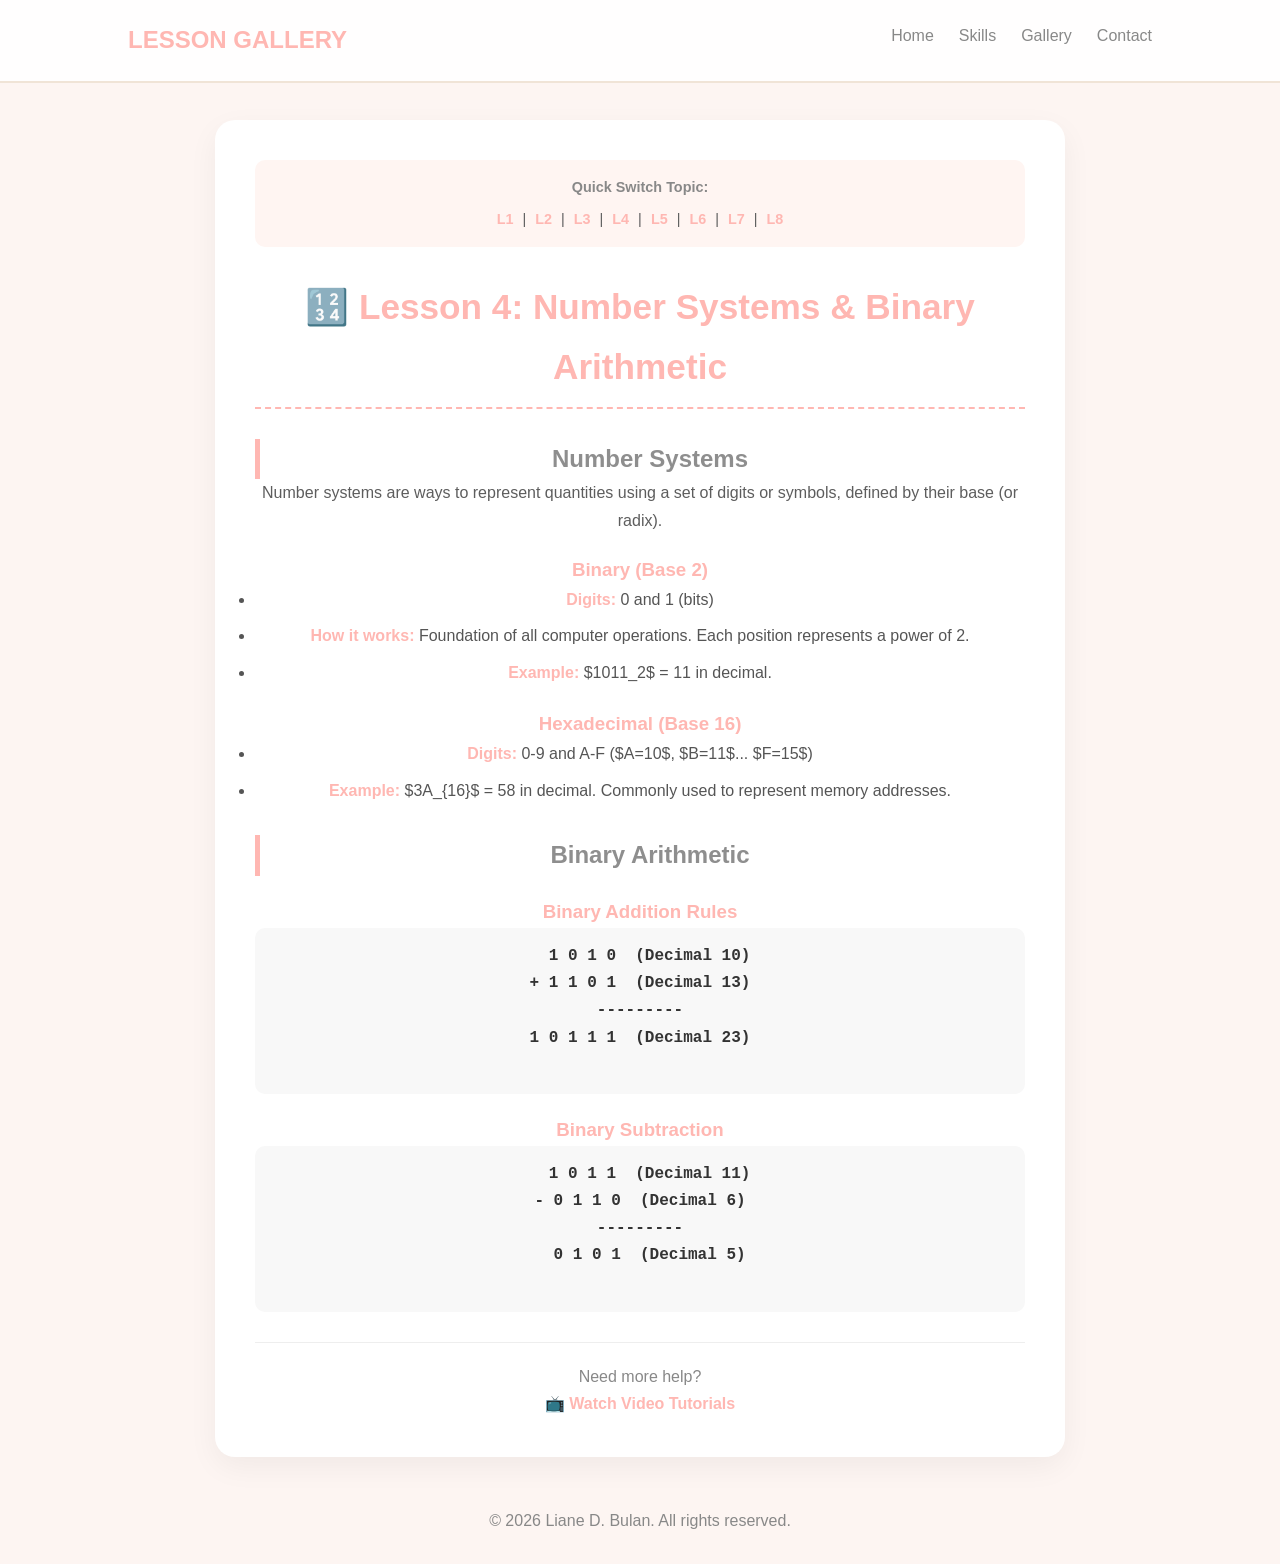
<file: number-system.html>
<!DOCTYPE html>
<html lang="en">
<head>
    <meta charset="UTF-8">
    <meta name="viewport" content="width=device-width, initial-scale=1.0">
    <title>Lesson 4: Number Systems and Binary Arithmetic</title>
    <link rel="stylesheet" href="style.css">
    <style>
        body {
            background-color: #fdf5f2;
            margin: 0;
            font-family: 'Segoe UI', Tahoma, Geneva, Verdana, sans-serif;
            display: flex;
            flex-direction: column;
            align-items: center;
        }

        /* Navbar Styling */
        .navbar {
            position: fixed;
            top: 0;
            width: 100%;
            background: white;
            display: flex;
            justify-content: space-around;
            align-items: center;
            padding: 15px 0;
            box-shadow: 0 2px 10px rgba(0,0,0,0.1);
            z-index: 1000;
        }

        .logo { 
            font-size: 1.5rem; 
            color: #ffb7b2; 
            margin: 0; 
            text-transform: uppercase;
        }

        .nav-links { display: flex; list-style: none; gap: 20px; margin: 0; }
        .nav-links a { text-decoration: none; color: #4a4a4a; font-weight: 500; }
        .nav-links a:hover { color: #ffb7b2; }

        /* Container Layout */
        .lesson-container {
            margin-top: 120px;
            width: 90%;
            max-width: 850px;
            background: white;
            padding: 40px;
            border-radius: 20px;
            box-shadow: 0 10px 30px rgba(0,0,0,0.05);
            margin-bottom: 50px;
        }

        h1 { color: #ffb7b2; border-bottom: 2px dashed #ffb7b2; padding-bottom: 10px; text-align: center; }
        h2 { color: #8e8e8e; margin-top: 30px; border-left: 5px solid #ffb7b2; padding-left: 15px; }
        h3 { color: #ffb7b2; margin-top: 20px; }
        
        /* Quick Switch Topic Menu */
        .quick-jump {
            background: #fff5f2;
            padding: 15px;
            border-radius: 10px;
            margin-bottom: 30px;
            text-align: center;
            font-size: 0.9rem;
        }
        .quick-jump a { color: #ffb7b2; text-decoration: none; margin: 0 5px; font-weight: bold; }

        ul { line-height: 1.8; color: #555; }
        li { margin-bottom: 8px; }
        strong { color: #ffb7b2; }

        pre {
            background: #f8f8f8;
            padding: 15px;
            border-radius: 10px;
            font-family: 'Courier New', Courier, monospace;
            font-weight: bold;
            color: #333;
            overflow-x: auto;
        }
    </style>
</head>
<script>
    // Itong script na ito ang mag-aayos ng links nang kusa
    document.querySelectorAll('a').forEach(link => {
        const href = link.getAttribute('href');
        
        // Kung ang link ay papunta sa main pages (Home, Skills, Lessons)
        if (href === "index.html" || href === "skills.html" || href === "lesson.html" || href === "contact.html") {
            link.setAttribute('href', "../" + href);
        }
        
        // Kung ang link ay papunta sa ibang lesson (L1-L8)
        // Siguraduhin na ang mga lesson files mo ay nasa loob ng iisang folder
    });
</script>
<body>

<header>
        <nav>
            <div class="logo">Lesson Gallery </div>
            <ul>
                <li><a href="index.html">Home</a></li>
                <li><a href="skills.html">Skills</a></li>
                <li><a href="lesson.html">Gallery</a></li>
                <li><a href="contact.html">Contact</a></li>
            </ul>
        </nav>
    </header>

<main class="lesson-container">
    <div class="quick-jump">
        <span style="display:block; margin-bottom: 8px; color: #888; font-weight: bold;">Quick Switch Topic:</span>
        <a href="computing-industry.html">L1</a> |
        <a href="computing-science.html">L2</a> |
        <a href="the-computing-system.html">L3</a> |
        <a href="number-system.html">L4</a> |
        <a href="digital-logic.html">L5</a> |
        <a href="electronic-media.html">L6</a> |
        <a href="the-internet.html">L7</a> |
        <a href="ethics-in-computing.html">L8</a>
    </div>

    <h1>🔢 Lesson 4: Number Systems & Binary Arithmetic</h1>

    <section class="lesson-section">
        <h2>Number Systems</h2>
        <p>Number systems are ways to represent quantities using a set of digits or symbols, defined by their base (or radix).</p>

        

        <h3>Binary (Base 2)</h3>
        <ul>
            <li><strong>Digits:</strong> 0 and 1 (bits)</li>
            <li><strong>How it works:</strong> Foundation of all computer operations. Each position represents a power of 2.</li>
            <li><strong>Example:</strong> $1011_2$ = 11 in decimal.</li>
        </ul>

        <h3>Hexadecimal (Base 16)</h3>
        <ul>
            <li><strong>Digits:</strong> 0-9 and A-F ($A=10$, $B=11$... $F=15$)</li>
            <li><strong>Example:</strong> $3A_{16}$ = 58 in decimal. Commonly used to represent memory addresses.</li>
        </ul>
    </section>

    <section class="lesson-section">
        <h2>Binary Arithmetic</h2>
        
        <h3>Binary Addition Rules</h3>
        
        
        <pre>
  1 0 1 0  (Decimal 10)
+ 1 1 0 1  (Decimal 13)
---------
1 0 1 1 1  (Decimal 23)
        </pre>

        <h3>Binary Subtraction</h3>
        <pre>
  1 0 1 1  (Decimal 11)
- 0 1 1 0  (Decimal 6)
---------
  0 1 0 1  (Decimal 5)
        </pre>
    </section>

    <div style="margin-top: 30px; text-align: center; border-top: 1px solid #eee; padding-top: 20px;">
        <p style="color: #888;">Need more help?</p>
        <a href="https://youtube.com/playlist?list=PL0o_zxa4K1BXCpQbUdf0htZE8SS0PYjy-&si=gWI46Hg6qKPTE9ih" target="_blank" style="color: #ffb7b2; font-weight: bold; text-decoration: none;">📺 Watch Video Tutorials</a>
    </div>
</main>

<footer style="text-align: center; color: #888; padding-bottom: 30px;">
    <p>© 2026 Liane D. Bulan. All rights reserved.</p>
</footer>

</body>

</html>
</file>
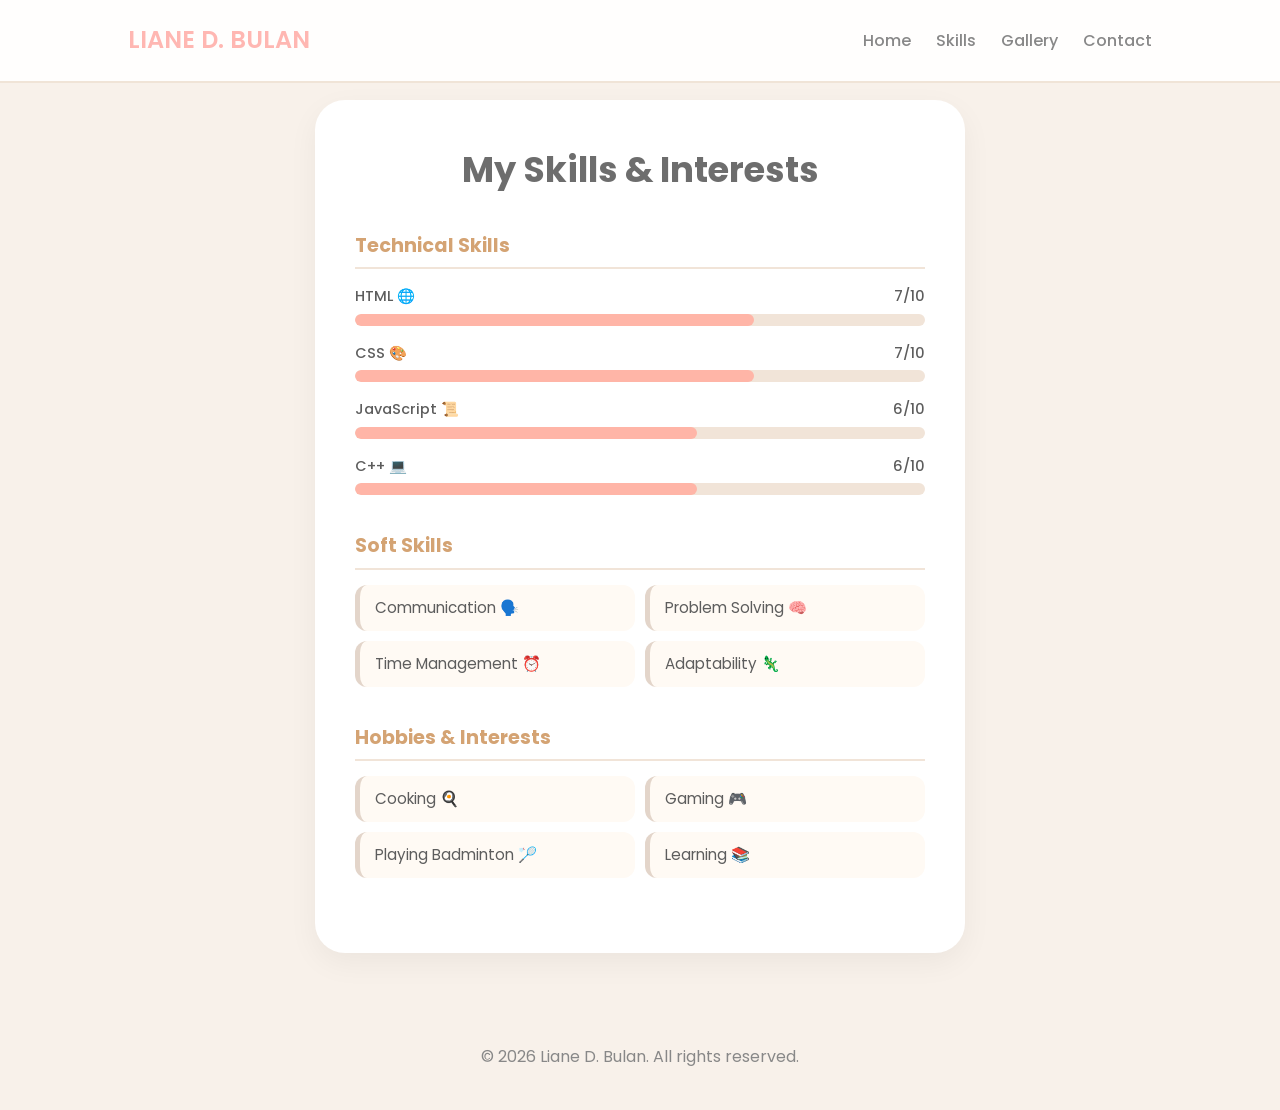
<file: skills.html>
<!DOCTYPE html>
<html lang="en">
<head>
    <meta charset="UTF-8">
    <meta name="viewport" content="width=device-width, initial-scale=1.0">
    <title>Skills - Liane D. Bulan</title>
    <link rel="stylesheet" href="style.css">
</head>
<body class="skills-page">

    <nav class="navbar">
        <div class="logo">Liane D. Bulan</div>
        <ul class="nav-links">
            <li><a href="index.html">Home</a></li>
            <li><a href="skills.html" class="active">Skills</a></li>
            <li><a href="lesson.html">Gallery</a></li>
            <li><a href="contact.html">Contact</a></li>
        </ul>
    </nav>

    <div class="content-wrapper">
        <main class="skills-container">
            <h1 class="page-title">My Skills & Interests</h1>
            <section class="skill-category">
                <h2 class="cat-title">Technical Skills</h2>
                <div class="skill-item">
                    <div class="skill-labels"><span>HTML 🌐</span><span>7/10</span></div>
                    <div class="progress-bg"><div class="progress-bar tech" style="--w: 70%;"></div></div>
                </div>
                <div class="skill-item">
                    <div class="skill-labels"><span>CSS 🎨</span><span>7/10</span></div>
                    <div class="progress-bg"><div class="progress-bar tech" style="--w: 70%;"></div></div>
                </div>
                <div class="skill-item">
                    <div class="skill-labels"><span>JavaScript 📜</span><span>6/10</span></div>
                    <div class="progress-bg"><div class="progress-bar tech" style="--w: 60%;"></div></div>
                </div>
                <div class="skill-item">
                    <div class="skill-labels"><span>C++ 💻</span><span>6/10</span></div>
                    <div class="progress-bg"><div class="progress-bar tech" style="--w: 60%;"></div></div>
                </div>
            </section>

            <section class="skill-category">
                <h2 class="cat-title">Soft Skills</h2>
                <ul class="skills-list">
                    <li>Communication 🗣️</li>
                    <li>Problem Solving 🧠</li>
                    <li>Time Management ⏰</li>
                    <li>Adaptability 🦎</li>
                </ul>
            </section>

            <section class="skill-category">
                <h2 class="cat-title">Hobbies & Interests</h2>
                <ul class="skills-list">
                    <li>Cooking 🍳</li>
                    <li>Gaming 🎮</li>
                    <li>Playing Badminton 🏸</li>
                    <li>Learning 📚</li>
                </ul>
            </section>
        </main>
    </div>
     <footer style="text-align: center; color: #888; padding: 40px 0;">
        <p>© 2026 Liane D. Bulan. All rights reserved.</p>
    </footer>
</body>
</html>
</file>
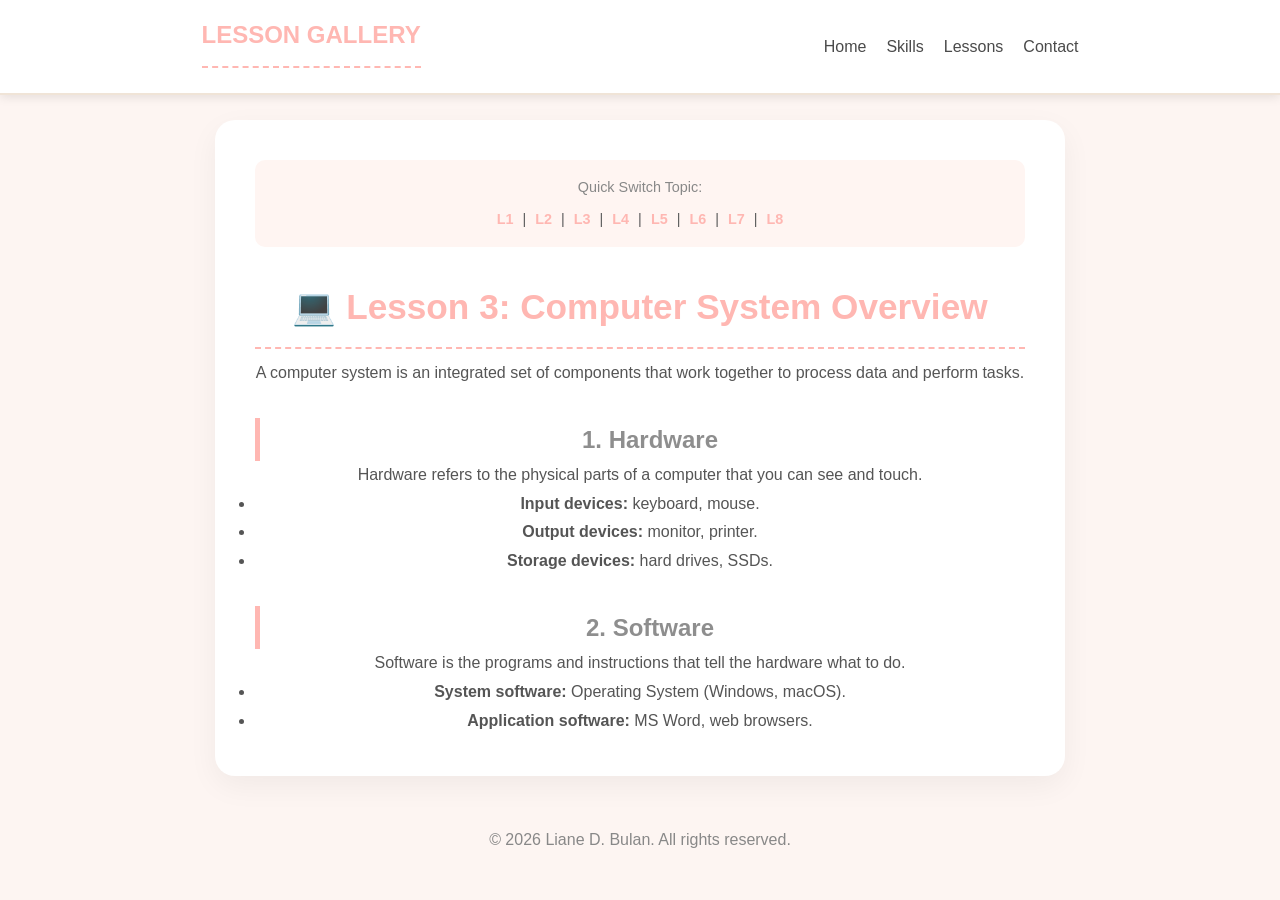
<file: the-computing-system.html>
<!DOCTYPE html>
<html lang="en">
<head>
    <meta charset="UTF-8">
    <meta name="viewport" content="width=device-width, initial-scale=1.0">
    <title>Lesson 3: Computer System Overview</title>
    <link rel="stylesheet" href="style.css">
    <style>
        body {
            background-color: #fdf5f2; /* Peach background */
            margin: 0;
            font-family: 'Segoe UI', Tahoma, Geneva, Verdana, sans-serif;
            display: flex;
            flex-direction: column;
            align-items: center;
        }

        /* Navbar Fix para hindi mag-overlap */
        .navbar {
            position: fixed;
            top: 0;
            width: 100%;
            background: white;
            display: flex;
            justify-content: space-around;
            align-items: center;
            padding: 15px 0;
            box-shadow: 0 2px 10px rgba(0,0,0,0.1);
            z-index: 1000;
        }
        .nav-links { display: flex; list-style: none; gap: 20px; margin: 0; }
        .nav-links a { text-decoration: none; color: #4a4a4a; font-weight: 500; }
        .nav-links a:hover { color: #ffb7b2; }

        /* Container para sa malinis na layout */
        .lesson-container {
            margin-top: 120px; /* Space para sa fixed navbar */
            width: 90%;
            max-width: 850px;
            background: white;
            padding: 40px;
            border-radius: 20px;
            box-shadow: 0 10px 30px rgba(0,0,0,0.05);
            margin-bottom: 50px;
        }

        h1 { color: #ffb7b2; border-bottom: 2px dashed #ffb7b2; padding-bottom: 10px; text-align: center; }
        h2 { color: #8e8e8e; margin-top: 30px; border-left: 5px solid #ffb7b2; padding-left: 15px; }
        
        /* Quick Jump Menu sa loob ng container para hindi magulo */
        .quick-jump {
            background: #fff5f2;
            padding: 15px;
            border-radius: 10px;
            margin-bottom: 30px;
            text-align: center;
            font-size: 0.9rem;
        }
        .quick-jump a { color: #ffb7b2; text-decoration: none; margin: 0 5px; font-weight: bold; }
        .quick-jump a:hover { text-decoration: underline; }

        .content-section { line-height: 1.8; color: #555; }
    </style>
</head>
<script>
    // Itong script na ito ang mag-aayos ng links nang kusa
    document.querySelectorAll('a').forEach(link => {
        const href = link.getAttribute('href');
        
        // Kung ang link ay papunta sa main pages (Home, Skills, Lessons)
        if (href === "index.html" || href === "skills.html" || href === "lesson.html" || href === "contact.html") {
            link.setAttribute('href', "../" + href);
        }
        
        // Kung ang link ay papunta sa ibang lesson (L1-L8)
        // Siguraduhin na ang mga lesson files mo ay nasa loob ng iisang folder
    });
</script>
<body>

<body>
    <header>
        <nav class="navbar">
            <h1 class="logo">Lesson Gallery</h1>
            <ul class="nav-links">
                <li><a href="index.html">Home</a></li>
                <li><a href="skills.html">Skills</a></li>
                <li><a href="lesson.html">Lessons</a></li>
                <li><a href="contact.html">Contact</a></li>
            </ul>
        </nav>
    </header>
    
<main class="lesson-container">
    <div class="quick-jump">
        <span style="display:block; margin-bottom: 8px; color: #888;">Quick Switch Topic:</span>
        <a href="computing-industry.html">L1</a> |
        <a href="computing-science.html">L2</a> |
        <a href="the-computing-system.html">L3</a> |
        <a href="number-system.html">L4</a> |
        <a href="digital-logic.html">L5</a> |
        <a href="electronic-media.html">L6</a> |
        <a href="the-internet.html">L7</a> |
        <a href="ethics-in-computing.html">L8</a>
    </div>

    <h1>💻 Lesson 3: Computer System Overview</h1>

    <div class="content-section">
        <p style="text-align: center;">A computer system is an integrated set of components that work together to process data and perform tasks.</p>

        

        <h2>1. Hardware</h2>
        <p>Hardware refers to the physical parts of a computer that you can see and touch.</p>
        <ul>
            <li><strong>Input devices:</strong> keyboard, mouse.</li>
            <li><strong>Output devices:</strong> monitor, printer.</li>
            <li><strong>Storage devices:</strong> hard drives, SSDs.</li>
        </ul>

        <h2>2. Software</h2>
        <p>Software is the programs and instructions that tell the hardware what to do.</p>
        <ul>
            <li><strong>System software:</strong> Operating System (Windows, macOS).</li>
            <li><strong>Application software:</strong> MS Word, web browsers.</li>
        </ul>
    </div>
</main>

<footer style="text-align: center; color: #888; padding-bottom: 20px;">
    <p>© 2026 Liane D. Bulan. All rights reserved.</p>
</footer>

</body>

</html>
</file>
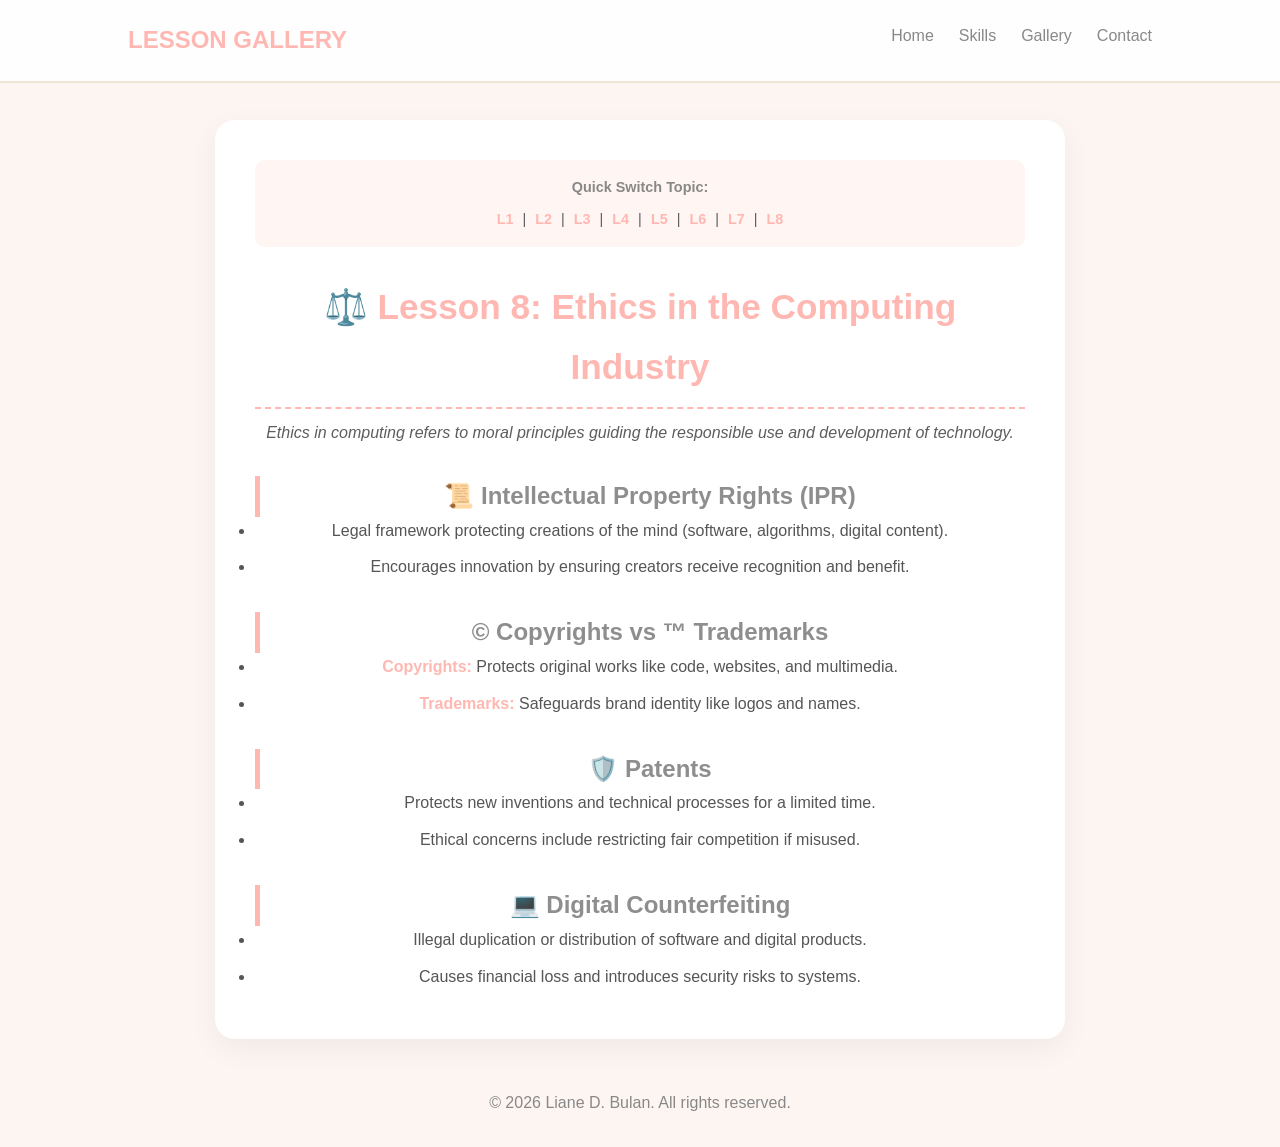
<file: the-internet.html>
<!DOCTYPE html>
<html lang="en">
<head>
    <meta charset="UTF-8">
    <meta name="viewport" content="width=device-width, initial-scale=1.0">
    <title>Lesson 8: Ethics in the Computing Industry</title>
    <link rel="stylesheet" href="style.css">
    <style>
        body {
            background-color: #fdf5f2;
            margin: 0;
            font-family: 'Segoe UI', Tahoma, Geneva, Verdana, sans-serif;
            display: flex;
            flex-direction: column;
            align-items: center;
        }

        .navbar {
            position: fixed;
            top: 0;
            width: 100%;
            background: white;
            display: flex;
            justify-content: space-around;
            align-items: center;
            padding: 15px 0;
            box-shadow: 0 2px 10px rgba(0,0,0,0.1);
            z-index: 1000;
        }

        .logo { 
            font-size: 1.5rem; 
            color: #ffb7b2; 
            margin: 0; 
            text-transform: uppercase;
        }

        .nav-links { display: flex; list-style: none; gap: 20px; margin: 0; }
        .nav-links a { text-decoration: none; color: #4a4a4a; font-weight: 500; }
        .nav-links a:hover { color: #ffb7b2; }

        .lesson-container {
            margin-top: 120px;
            width: 90%;
            max-width: 850px;
            background: white;
            padding: 40px;
            border-radius: 20px;
            box-shadow: 0 10px 30px rgba(0,0,0,0.05);
            margin-bottom: 50px;
        }

        h1 { color: #ffb7b2; border-bottom: 2px dashed #ffb7b2; padding-bottom: 10px; text-align: center; }
        h2 { color: #8e8e8e; margin-top: 30px; border-left: 5px solid #ffb7b2; padding-left: 15px; }
        
        .quick-jump {
            background: #fff5f2;
            padding: 15px;
            border-radius: 10px;
            margin-bottom: 30px;
            text-align: center;
            font-size: 0.9rem;
        }
        .quick-jump a { color: #ffb7b2; text-decoration: none; margin: 0 5px; font-weight: bold; }

        ul { line-height: 1.8; color: #555; }
        li { margin-bottom: 8px; }
        strong { color: #ffb7b2; }
    </style>
</head>
<script>
    // Itong script na ito ang mag-aayos ng links nang kusa
    document.querySelectorAll('a').forEach(link => {
        const href = link.getAttribute('href');
        
        // Kung ang link ay papunta sa main pages (Home, Skills, Lessons)
        if (href === "index.html" || href === "skills.html" || href === "lesson.html" || href === "contact.html") {
            link.setAttribute('href', "../" + href);
        }
        
        // Kung ang link ay papunta sa ibang lesson (L1-L8)
        // Siguraduhin na ang mga lesson files mo ay nasa loob ng iisang folder
    });
</script>
<body>

<body>

<header>
        <nav>
            <div class="logo">Lesson Gallery </div>
            <ul>
                <li><a href="index.html">Home</a></li>
                <li><a href="skills.html">Skills</a></li>
                <li><a href="lesson.html">Gallery</a></li>
                <li><a href="contact.html">Contact</a></li>
            </ul>
        </nav>
    </header>

<main class="lesson-container">
    <div class="quick-jump">
        <span style="display:block; margin-bottom: 8px; color: #888; font-weight: bold;">Quick Switch Topic:</span>
        <a href="computing-industry.html">L1</a> |
        <a href="computing-science.html">L2</a> |
        <a href="the-computing-system.html">L3</a> |
        <a href="number-system.html">L4</a> |
        <a href="digital-logic.html">L5</a> |
        <a href="electronic-media.html">L6</a> |
        <a href="the-internet.html">L7</a> |
        <a href="ethics-in-computing.html">L8</a>
    </div>

    <h1>⚖️ Lesson 8: Ethics in the Computing Industry</h1>
    
    <section>
        <p style="text-align: center; font-style: italic;">
            Ethics in computing refers to moral principles guiding the responsible use and development of technology.
        </p>
    </section>

    <section>
        <h2>📜 Intellectual Property Rights (IPR)</h2>
        
        <ul>
            <li>Legal framework protecting creations of the mind (software, algorithms, digital content).</li>
            <li>Encourages innovation by ensuring creators receive recognition and benefit.</li>
        </ul>
    </section>

    <section>
        <h2>© Copyrights vs ™️ Trademarks</h2>
        <ul>
            <li><strong>Copyrights:</strong> Protects original works like code, websites, and multimedia.</li>
            <li><strong>Trademarks:</strong> Safeguards brand identity like logos and names.</li>
        </ul>
    </section>

    <section>
        <h2>🛡️ Patents</h2>
        <ul>
            <li>Protects new inventions and technical processes for a limited time.</li>
            <li>Ethical concerns include restricting fair competition if misused.</li>
        </ul>
    </section>

    <section>
        <h2>💻 Digital Counterfeiting</h2>
        <ul>
            <li>Illegal duplication or distribution of software and digital products.</li>
            <li>Causes financial loss and introduces security risks to systems.</li>
        </ul>
    </section>
</main>

<footer style="text-align: center; color: #888; padding-bottom: 30px;">
    <p>© 2026 Liane D. Bulan. All rights reserved.</p>
</footer>

</body>

</html>
</file>
<file: style.css>
/* =========================================
   1. CORE STYLES & FONTS
   ========================================= */
@import url('https://fonts.googleapis.com/css2?family=Quicksand:wght@300;400;600&family=Poppins:wght@300;400;600&display=swap');

* {
    margin: 0;
    padding: 0;
    box-sizing: border-box;
}

body {
    background-color: #fffaf0;
    color: #5d5d5d;
    line-height: 1.7;
    font-family: 'Quicksand', sans-serif;
    scroll-behavior: smooth;
}
.tagline {
    font-size: 1.2rem;
    color: #D4A373; /* O kahit anong pastel color mo */
    font-weight: 600;
    margin-top: 5px;
}

.section-subtitle {
    font-size: 1.4rem;
    margin-bottom: 10px;
    color: #5d5d5d;
    text-transform: uppercase;
    letter-spacing: 1px;
}

.bio-container {
    text-align: center;
    max-width: 700px;
    margin: 30px auto;
    padding: 25px;
    background: rgba(255, 255, 255, 0.6);
    border-radius: 20px;
    border: 1px dashed #ffb7b2;
}

/* Specific Page Overrides */
body.skills-page, .contact-page {
    background-color: #F8F1EA;
    font-family: 'Poppins', sans-serif;
}

/* =========================================
   2. NAVIGATION BAR
   ========================================= */
nav, .navbar {
    display: flex;
    justify-content: space-between;
    align-items: center;
    padding: 20px 10%;
    background-color: rgba(255, 255, 255, 0.9);
    backdrop-filter: blur(5px);
    position: fixed;
    top: 0;
    left: 0;
    right: 0;
    z-index: 1000;
    border-bottom: 2px solid #f0e4d7;
}

.logo {
    font-weight: 600;
    color: #ffb7b2;
    font-size: 1.5rem;
    text-transform: uppercase;
    text-decoration: none;
}

nav ul, .nav-links {
    display: flex;
    list-style: none;
    gap: 25px;
}

nav ul li a, .nav-links a {
    text-decoration: none;
    color: #888;
    font-weight: 500;
    transition: 0.3s;
}

nav ul li a:hover, .nav-links a:hover {
    color: #ffb7b2;
}

/* =========================================
   3. HERO & BIOGRAPHY (INDEX)
   ========================================= */
.hero {
    padding: 120px 20px 80px;
    text-align: center;
    background: linear-gradient(180deg, #f0e4d7 0%, #fffaf0 100%);
}

.profile-img {
    width: 180px;
    height: 180px;
    border-radius: 50%;
    object-fit: cover;
    border: 5px solid white;
    box-shadow: 0 8px 20px rgba(0,0,0,0.05);
    margin-bottom: 20px;
}

h1 {
    color: #6d6d6d;
    font-size: 2.2rem;
    margin-bottom: 10px;
}

.tagline {
    color: #b2cecf;
    font-weight: 600;
    letter-spacing: 1px;
}

.bio-container {
    max-width: 600px;
    margin: 20px auto;
    padding: 20px;
    background: rgba(255, 255, 255, 0.5);
    border-radius: 20px;
    border: 1px dashed #ffb7b2;
}

.motto {
    font-style: italic;
    text-align: center;
    margin-top: 10px;
    color: #555;
}

/* Fun Facts (Index) */
.facts-grid {
    display: flex;
    justify-content: center;
    gap: 15px;
    flex-wrap: wrap;
    margin-top: 20px;
}

.fact-card {
    background-color: #fdf0f0;
    padding: 10px 20px;
    border-radius: 50px;
    font-size: 0.85rem;
    color: #d4a5a5;
    font-weight: 600;
    border: 1px solid #ffb7b2;
    transition: 0.3s ease;
}

.fact-card:hover {
    background-color: #ffb7b2;
    color: white;
    transform: scale(1.1);
}
/* ========================================================================================================
   4. SKILLS SECTION PAGE (UPDATED)
   ========================================================================================================*/

/* Layout Alignment Fix */
body.skills-page {
    background-color: #F8F1EA;
    font-family: 'Poppins', sans-serif;
    /* Inalis ang display: flex dito para hindi mag-side-by-side */
    min-height: 100vh;
    padding-top: 100px;
}

.content-wrapper {
    display: flex;
    flex-direction: column; /* Para pababa ang ayos */
    align-items: center;    /* Para laging gitna ang cards */
    width: 100%;
}

.skills-container {
    background: white;
    width: 90%;
    max-width: 650px;
    padding: 40px;
    border-radius: 30px;
    box-shadow: 0 10px 30px rgba(0,0,0,0.05);
    margin-bottom: 50px; /* Space sa pagitan ng card at footer */
}

/* Footer Styling para sa Skills Page */
.main-footer {
    width: 100%;
    background-color: white;
    padding: 30px 0;
    text-align: center;
    border-top: 2px solid #F1E4D8;
    color: #888;
    font-size: 0.9rem;
    margin-top: auto; /* Itutulak nito ang footer sa pinakababa kung maikli ang content */
}


.page-title {
    text-align: center;
    margin-bottom: 30px;
    color: #6d6d6d;
}

.skill-category {
    margin-bottom: 35px;
}

.cat-title {
    font-size: 1.2rem;
    color: #D4A373;
    margin-bottom: 15px;
    border-bottom: 2px solid #F1E4D8;
    padding-bottom: 5px;
}

/* --- Technical Skills Styles (with Progress Bars) --- */
.skill-item {
    margin-bottom: 15px;
}

.skill-labels {
    display: flex;
    justify-content: space-between;
    margin-bottom: 5px;
    font-size: 0.9rem;
    font-weight: 500;
}

.progress-bg {
    background: #F1E4D8; 
    height: 12px;
    border-radius: 10px;
    overflow: hidden;
    width: 100%;
}

.progress-bar {
    height: 100%;
    border-radius: 10px;
    width: var(--w);
    animation: slideIn 1.5s ease-out forwards;
}

.tech { background-color: #FFB5A7; }   

/* --- Soft Skills & Hobbies Styles (List Version) --- */
.skills-list {
    list-style: none;
    padding: 0;
    display: grid;
    grid-template-columns: repeat(auto-fit, minmax(200px, 1fr)); /* Ginawang 2 columns para tipid sa space */
    gap: 10px;
}

.skills-list li {
    background: #fffaf4;
    padding: 10px 15px;
    border-radius: 12px;
    font-size: 0.95rem;
    border-left: 5px solid #E3D5CA;
    transition: 0.3s;
}

.skills-list li:hover {
    transform: translateX(5px);
    background: #F1E4D8;
}

/* ANIMATION LOGIC */
@keyframes slideIn {
    from { width: 0; }
    to { width: var(--w); }
}


/* =========================================
   5. LESSONS SECTION
   ========================================= */
.lesson-container {
    max-width: 1100px;
    margin: auto;
    padding: 120px 30px 60px;
    text-align: center;
}

.lesson-grid {
    display: grid;
    grid-template-columns: repeat(auto-fit, minmax(280px, 1fr));
    gap: 25px;
}

.lesson-card {
    background-color: #fffaf4;
    padding: 25px;
    border-radius: 25px;
    border: 1.5px dashed #f2b8b5;
    text-align: left;
    text-decoration: none;
    color: #6b6b6b;
    transition: all 0.3s ease;
}

.lesson-card:hover {
    transform: translateY(-8px);
    background-color: #fff;
    box-shadow: 0 15px 30px rgba(0,0,0,0.08);
}

/* =========================================
   6. CONTACT SECTION
   ========================================= */
.contact-wrapper {
    margin-top: 120px;
    width: 90%;
    max-width: 500px;
    margin-left: auto;
    margin-right: auto;
}

.contact-card {
    background: white;
    padding: 40px;
    border-radius: 30px;
    box-shadow: 0 10px 30px rgba(0,0,0,0.05);
    text-align: center;
}

.input-group {
    text-align: left;
    margin-bottom: 20px;
}

.input-group label {
    display: block;
    font-weight: 600;
    margin-bottom: 8px;
    color: #555;
    font-size: 0.85rem;
}

.input-group input, 
.input-group textarea {
    width: 100%;
    padding: 12px 15px;
    border: 2px solid #F1E4D8;
    border-radius: 12px;
    outline: none;
    transition: 0.3s;
}

.input-group input:focus, 
.input-group textarea:focus {
    border-color: #FFB5A7;
    box-shadow: 0 0 8px rgba(255, 181, 167, 0.4);
}

.submit-btn {
    width: 100%;
    padding: 15px;
    background-color: #FFB5A7;
    color: white;
    border: none;
    border-radius: 12px;
    font-weight: bold;
    cursor: pointer;
    transition: 0.3s;
}

.submit-btn:hover {
    background-color: #FF9A8B;
    transform: translateY(-2px);
}

/* Layout Fix for Footer */
.page-container {
    display: flex;
    flex-direction: column;
    min-height: 100vh; /* Para sakop ang buong screen */
}

.contact-wrapper {
    flex: 1; /* Hihilahin nito ang footer pababa */
    display: flex;
    justify-content: center;
    align-items: center;
    padding: 120px 20px 60px;
}

/* Footer Styling */
.main-footer {
    background-color: white;
    padding: 30px 10%;
    text-align: center;
    border-top: 2px solid #F1E4D8;
    color: #888;
    font-size: 0.9rem;
}

.footer-socials {
    margin-top: 10px;
    font-weight: 500;
    color: #FFB5A7;
}

.footer-socials span {
    cursor: pointer;
    margin: 0 5px;
    transition: 0.3s;
}

.footer-socials span:hover {
    color: #D4A373;
}
</file>
